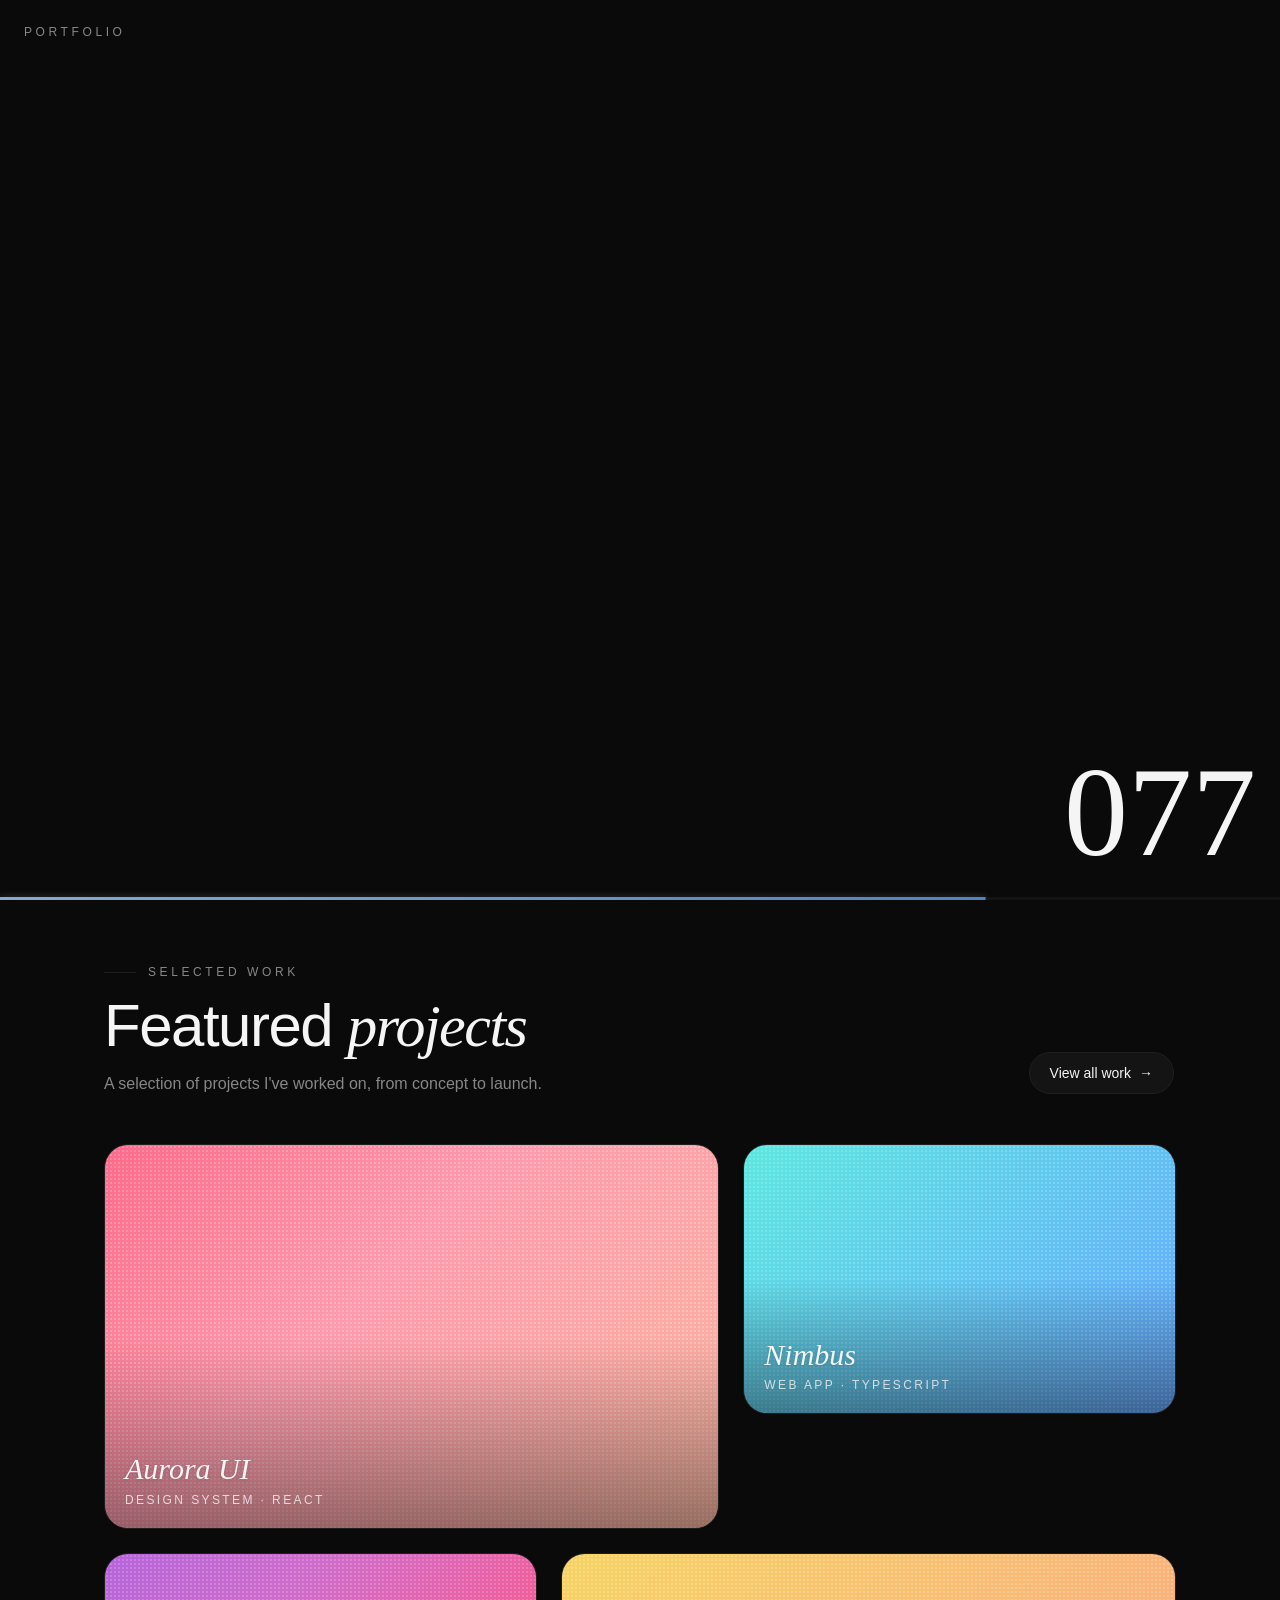
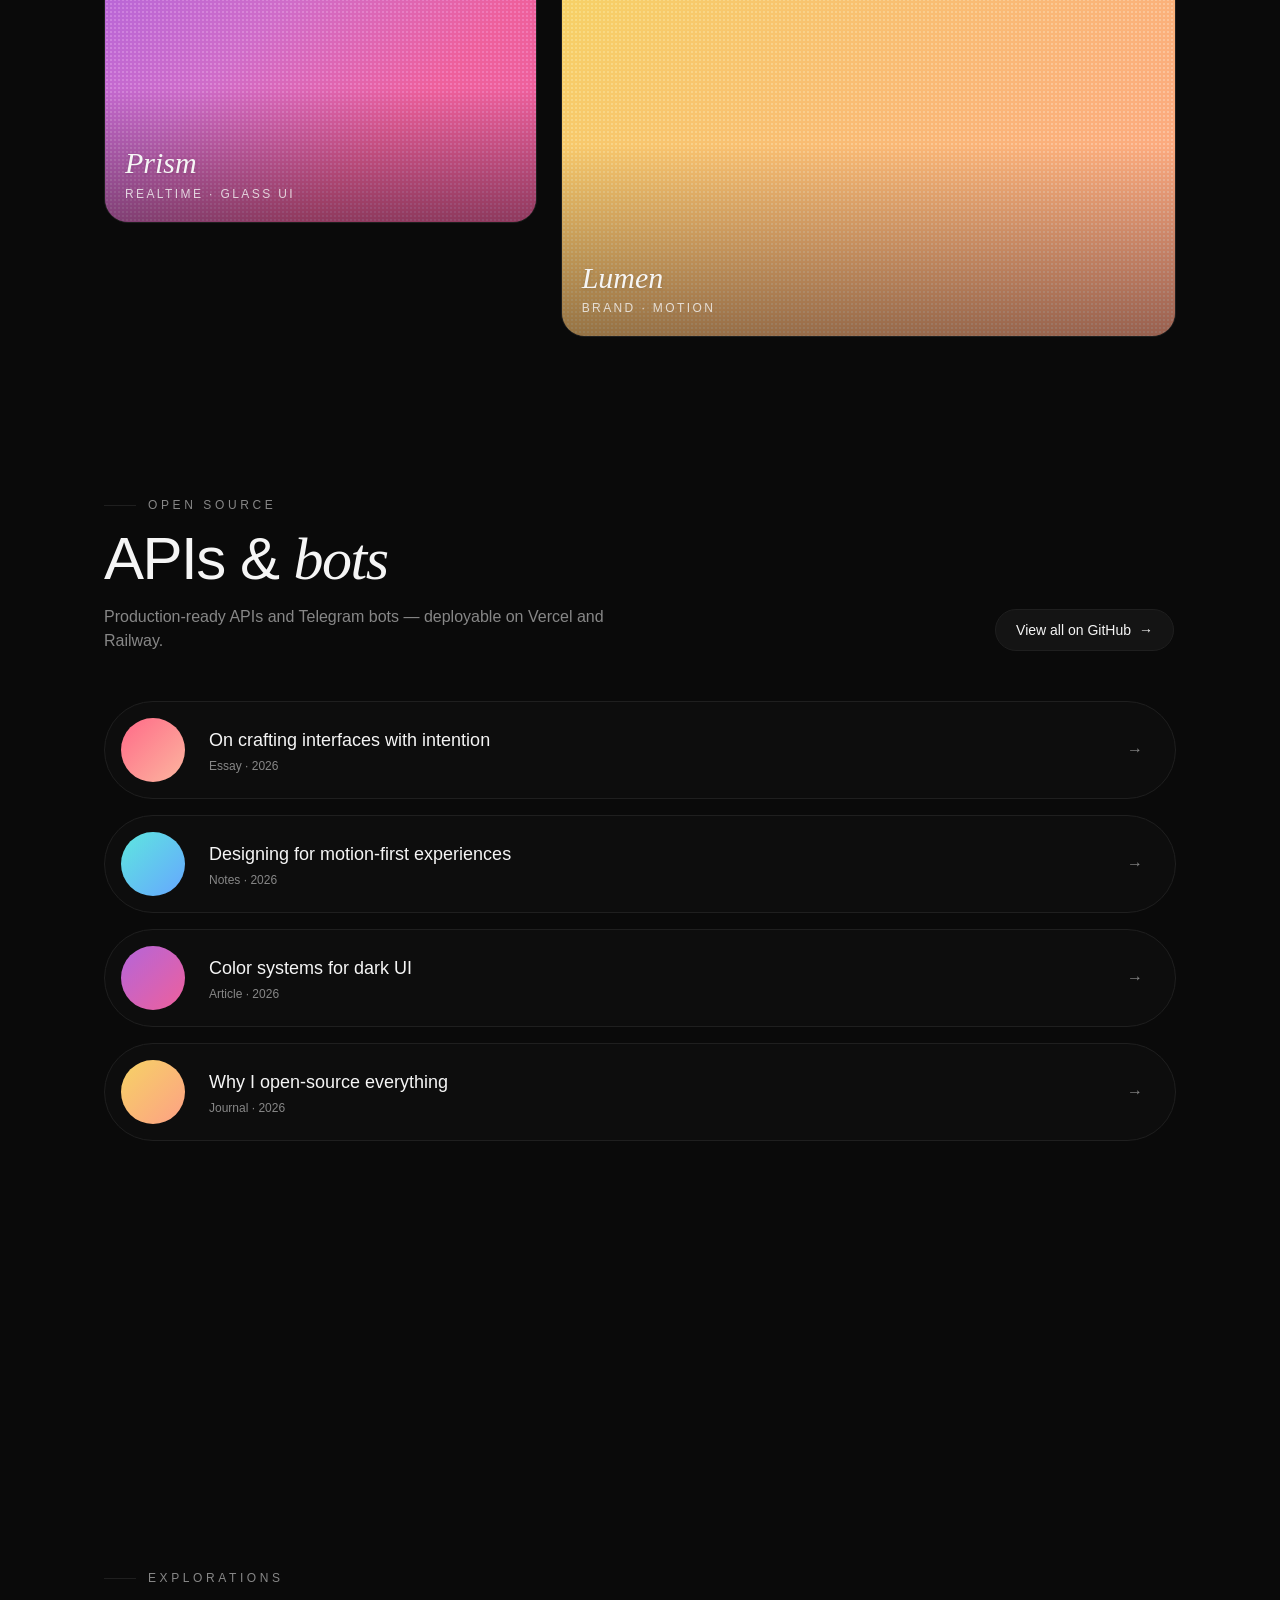
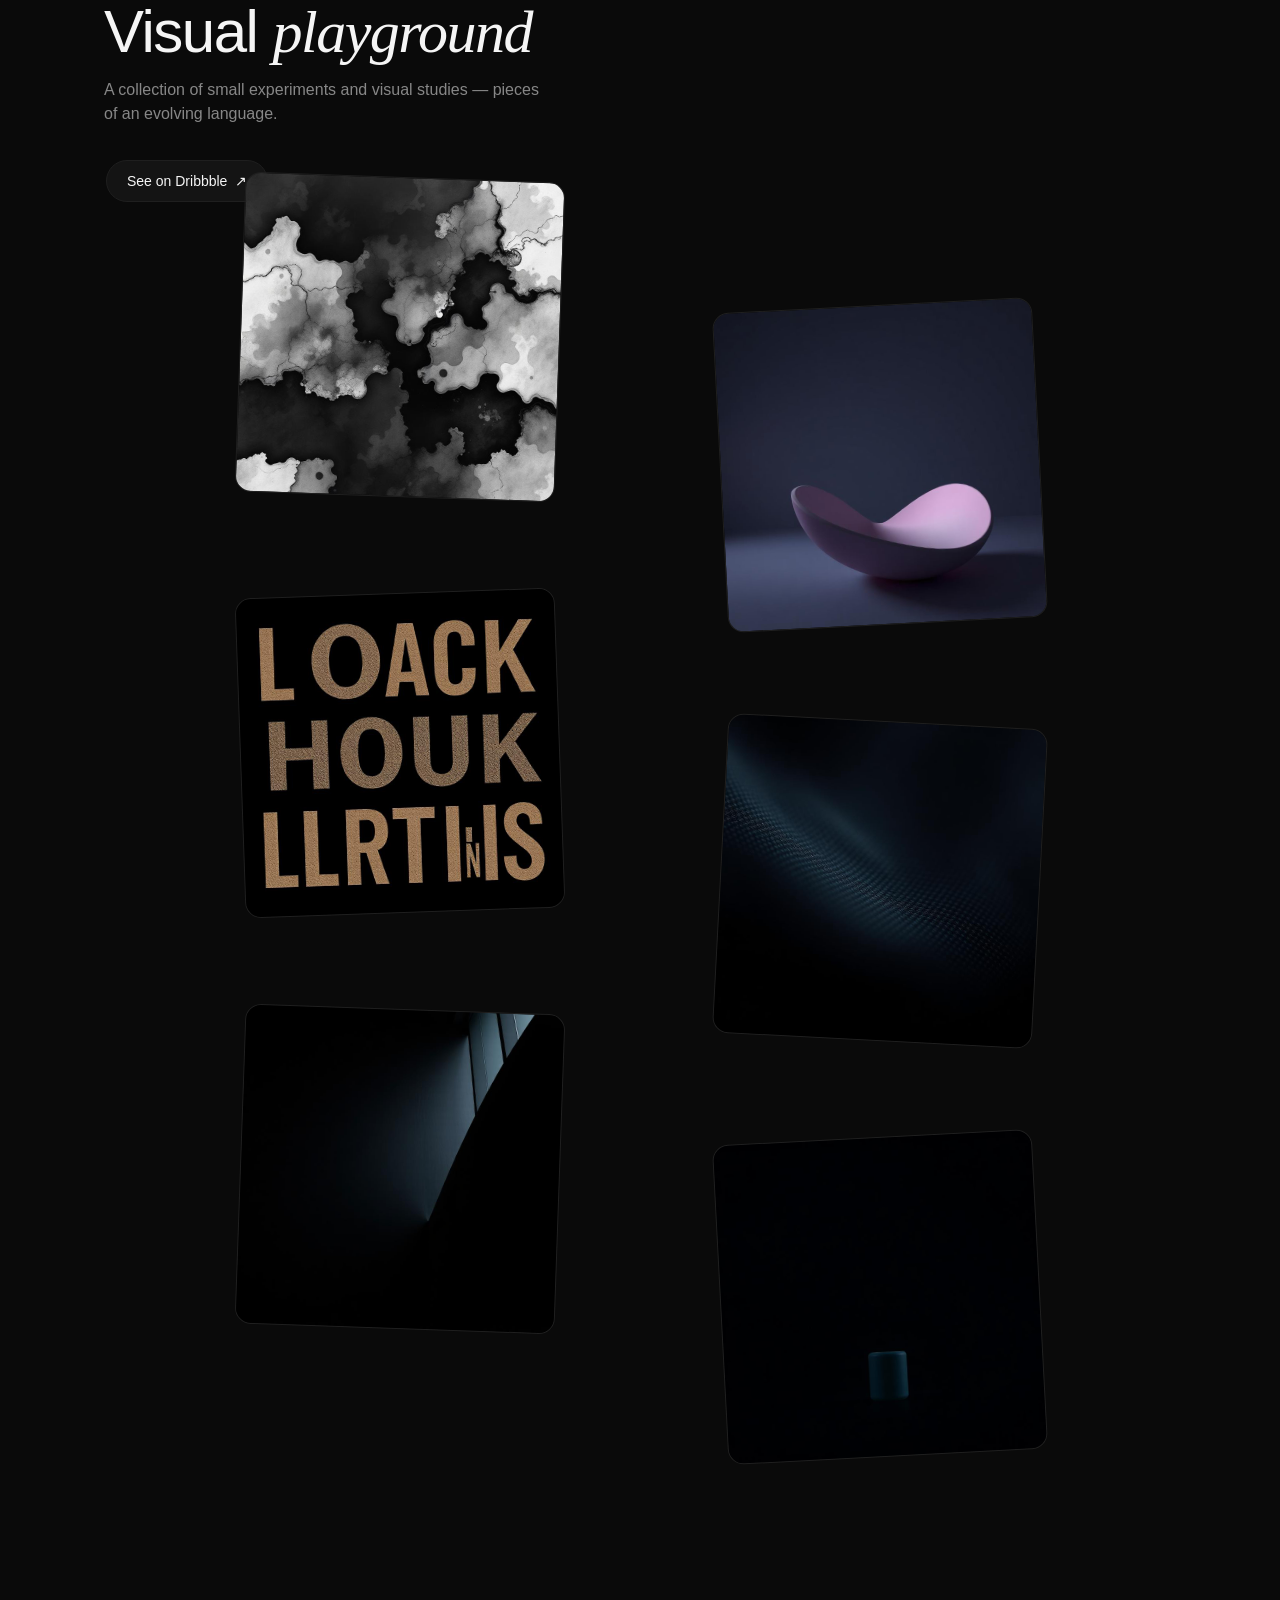
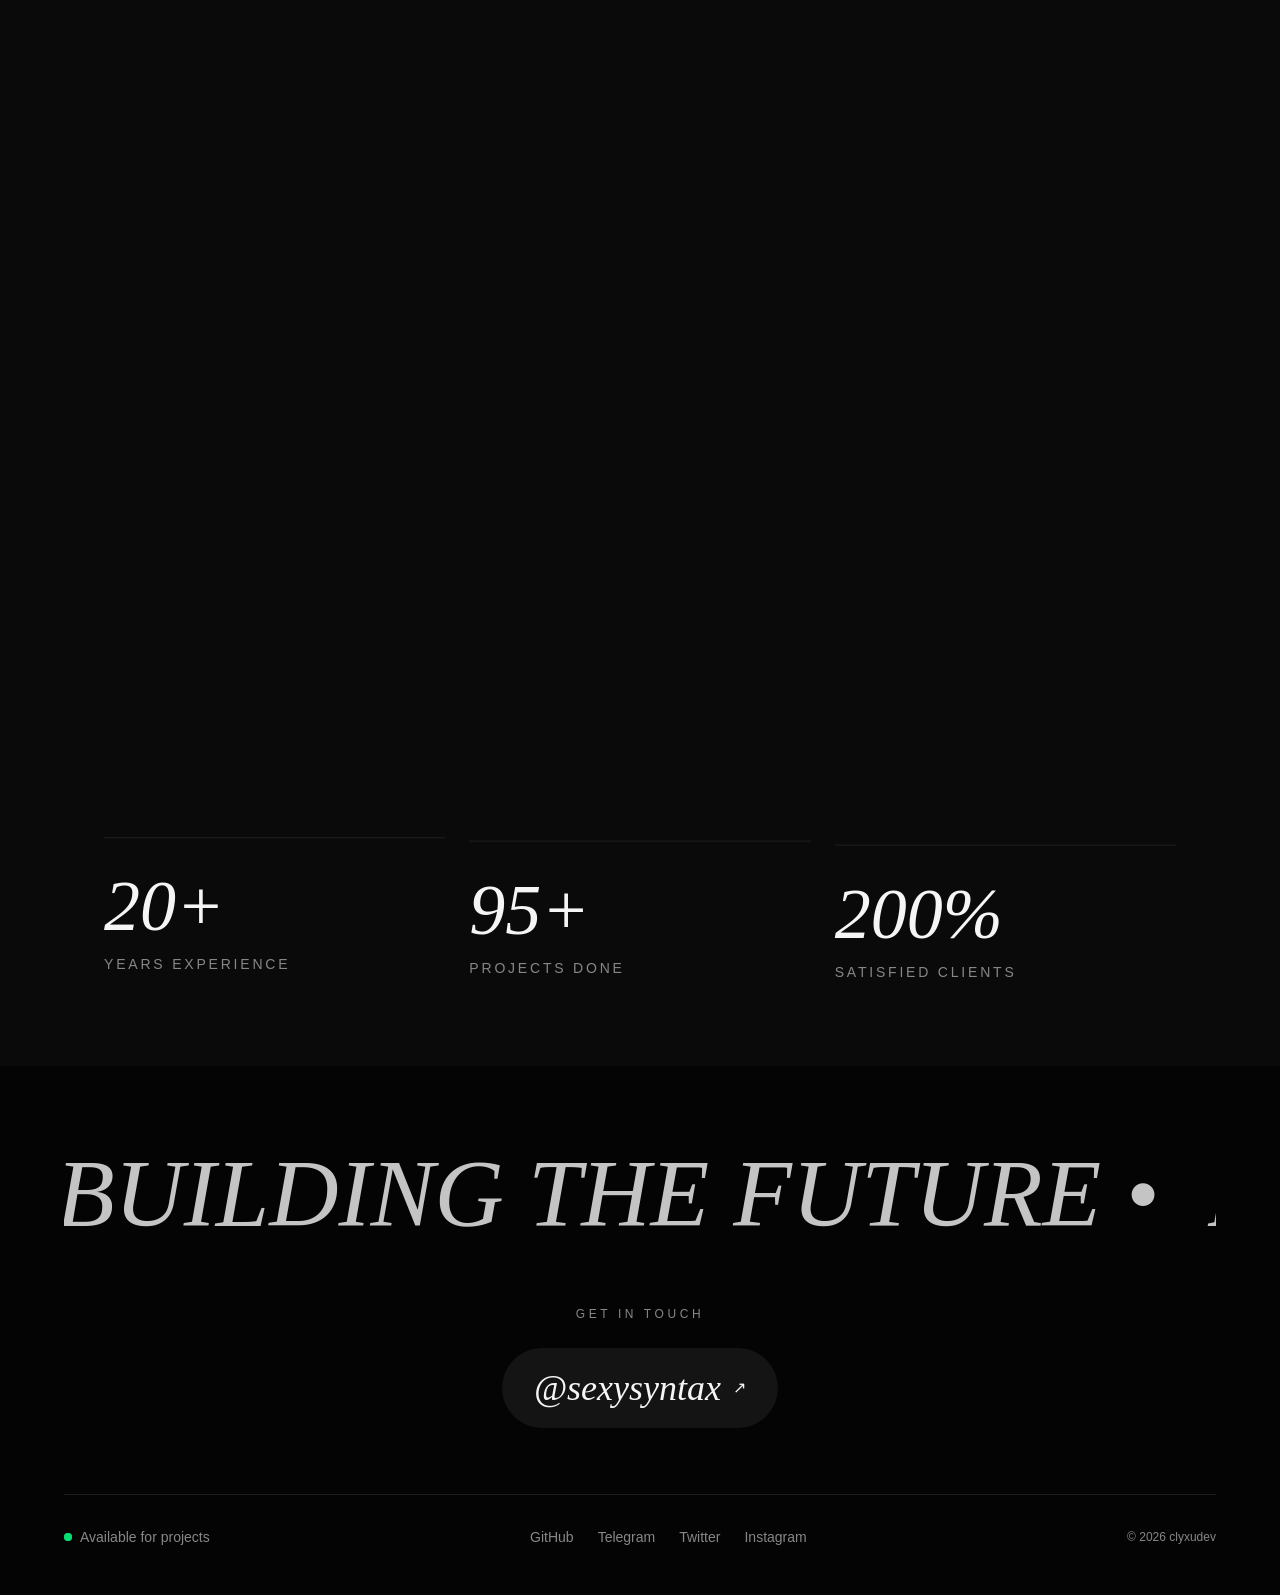
<file: index.html>
<!doctype html>
<html lang="en">
  <head>
    <meta charset="UTF-8" />
    <meta name="viewport" content="width=device-width, initial-scale=1.0" />
    <title>clyxudev - Web Developer & UI/UX Designer</title>
    <meta
      name="description"
      content="Portfolio of clyxudev - web developer and UI/UX designer crafting motion-first interfaces and open-source products."
    />
    <meta name="author" content="clyxudev" />
    <meta property="og:title" content="clyxudev - Web Developer & UI/UX Designer" />
    <meta
      property="og:description"
      content="Crafted web experiences, motion, and open-source design systems."
    />
    <meta property="og:type" content="website" />
    <meta property="og:url" content="https://clyxudev.github.io/" />
    <meta name="twitter:card" content="summary_large_image" />
    <script type="module" crossorigin src="/assets/index-Bpph2SDk.js"></script>
    <link rel="stylesheet" crossorigin href="/assets/index-BYe_Rc0V.css">
  </head>
  <body>
    <div id="root"></div>
  </body>
</html>
</file>
<file: assets/index-BYe_Rc0V.css>
@layer properties{@supports (((-webkit-hyphens:none)) and (not (margin-trim:inline))) or ((-moz-orient:inline) and (not (color:rgb(from red r g b)))){*,:before,:after,::backdrop{--tw-translate-x:0;--tw-translate-y:0;--tw-translate-z:0;--tw-rotate-x:initial;--tw-rotate-y:initial;--tw-rotate-z:initial;--tw-skew-x:initial;--tw-skew-y:initial;--tw-space-y-reverse:0;--tw-space-x-reverse:0;--tw-border-style:solid;--tw-gradient-position:initial;--tw-gradient-from:#0000;--tw-gradient-via:#0000;--tw-gradient-to:#0000;--tw-gradient-stops:initial;--tw-gradient-via-stops:initial;--tw-gradient-from-position:0%;--tw-gradient-via-position:50%;--tw-gradient-to-position:100%;--tw-leading:initial;--tw-font-weight:initial;--tw-tracking:initial;--tw-ordinal:initial;--tw-slashed-zero:initial;--tw-numeric-figure:initial;--tw-numeric-spacing:initial;--tw-numeric-fraction:initial;--tw-shadow:0 0 #0000;--tw-shadow-color:initial;--tw-shadow-alpha:100%;--tw-inset-shadow:0 0 #0000;--tw-inset-shadow-color:initial;--tw-inset-shadow-alpha:100%;--tw-ring-color:initial;--tw-ring-shadow:0 0 #0000;--tw-inset-ring-color:initial;--tw-inset-ring-shadow:0 0 #0000;--tw-ring-inset:initial;--tw-ring-offset-width:0px;--tw-ring-offset-color:#fff;--tw-ring-offset-shadow:0 0 #0000;--tw-outline-style:solid;--tw-blur:initial;--tw-brightness:initial;--tw-contrast:initial;--tw-grayscale:initial;--tw-hue-rotate:initial;--tw-invert:initial;--tw-opacity:initial;--tw-saturate:initial;--tw-sepia:initial;--tw-drop-shadow:initial;--tw-drop-shadow-color:initial;--tw-drop-shadow-alpha:100%;--tw-drop-shadow-size:initial;--tw-backdrop-blur:initial;--tw-backdrop-brightness:initial;--tw-backdrop-contrast:initial;--tw-backdrop-grayscale:initial;--tw-backdrop-hue-rotate:initial;--tw-backdrop-invert:initial;--tw-backdrop-opacity:initial;--tw-backdrop-saturate:initial;--tw-backdrop-sepia:initial;--tw-duration:initial;--tw-ease:initial;--tw-scale-x:1;--tw-scale-y:1;--tw-scale-z:1;--tw-content:"";--tw-animation-delay:0s;--tw-animation-direction:normal;--tw-animation-duration:initial;--tw-animation-fill-mode:none;--tw-animation-iteration-count:1;--tw-enter-blur:0;--tw-enter-opacity:1;--tw-enter-rotate:0;--tw-enter-scale:1;--tw-enter-translate-x:0;--tw-enter-translate-y:0;--tw-exit-blur:0;--tw-exit-opacity:1;--tw-exit-rotate:0;--tw-exit-scale:1;--tw-exit-translate-x:0;--tw-exit-translate-y:0}}}@layer theme{:root,:host{--font-sans:ui-sans-serif, system-ui, sans-serif, "Apple Color Emoji", "Segoe UI Emoji", "Segoe UI Symbol", "Noto Color Emoji";--font-mono:ui-monospace, SFMono-Regular, Menlo, Monaco, Consolas, "Liberation Mono", "Courier New", monospace;--color-green-400:oklch(79.2% .209 151.711);--color-black:#000;--color-white:#fff;--spacing:.25rem;--container-sm:24rem;--container-md:28rem;--container-lg:32rem;--text-xs:.75rem;--text-xs--line-height:calc(1 / .75);--text-sm:.875rem;--text-sm--line-height:calc(1.25 / .875);--text-base:1rem;--text-base--line-height: 1.5 ;--text-lg:1.125rem;--text-lg--line-height:calc(1.75 / 1.125);--text-xl:1.25rem;--text-xl--line-height:calc(1.75 / 1.25);--text-2xl:1.5rem;--text-2xl--line-height:calc(2 / 1.5);--text-3xl:1.875rem;--text-3xl--line-height: 1.2 ;--text-4xl:2.25rem;--text-4xl--line-height:calc(2.5 / 2.25);--text-5xl:3rem;--text-5xl--line-height:1;--text-6xl:3.75rem;--text-6xl--line-height:1;--text-7xl:4.5rem;--text-7xl--line-height:1;--text-8xl:6rem;--text-8xl--line-height:1;--text-9xl:8rem;--text-9xl--line-height:1;--font-weight-normal:400;--font-weight-medium:500;--font-weight-semibold:600;--font-weight-bold:700;--tracking-tight:-.025em;--tracking-widest:.1em;--leading-tight:1.25;--leading-relaxed:1.625;--radius-xl:.75rem;--radius-2xl:1rem;--radius-3xl:1.5rem;--ease-in-out:cubic-bezier(.4, 0, .2, 1);--animate-ping:ping 1s cubic-bezier(0, 0, .2, 1) infinite;--animate-pulse:pulse 2s cubic-bezier(.4, 0, .6, 1) infinite;--blur-md:12px;--blur-lg:16px;--aspect-video:16 / 9;--default-transition-duration:.15s;--default-transition-timing-function:cubic-bezier(.4, 0, .2, 1);--default-font-family:var(--font-sans);--default-mono-font-family:var(--font-mono);--font-body:"Inter", sans-serif;--color-bg:hsl(var(--bg));--color-border:hsl(var(--stroke))}}@layer base{*,:after,:before,::backdrop{box-sizing:border-box;border:0 solid;margin:0;padding:0}::file-selector-button{box-sizing:border-box;border:0 solid;margin:0;padding:0}html,:host{-webkit-text-size-adjust:100%;tab-size:4;line-height:1.5;font-family:var(--default-font-family,ui-sans-serif, system-ui, sans-serif, "Apple Color Emoji", "Segoe UI Emoji", "Segoe UI Symbol", "Noto Color Emoji");font-feature-settings:var(--default-font-feature-settings,normal);font-variation-settings:var(--default-font-variation-settings,normal);-webkit-tap-highlight-color:transparent}hr{height:0;color:inherit;border-top-width:1px}abbr:where([title]){-webkit-text-decoration:underline dotted;text-decoration:underline dotted}h1,h2,h3,h4,h5,h6{font-size:inherit;font-weight:inherit}a{color:inherit;-webkit-text-decoration:inherit;text-decoration:inherit}b,strong{font-weight:bolder}code,kbd,samp,pre{font-family:var(--default-mono-font-family,ui-monospace, SFMono-Regular, Menlo, Monaco, Consolas, "Liberation Mono", "Courier New", monospace);font-feature-settings:var(--default-mono-font-feature-settings,normal);font-variation-settings:var(--default-mono-font-variation-settings,normal);font-size:1em}small{font-size:80%}sub,sup{vertical-align:baseline;font-size:75%;line-height:0;position:relative}sub{bottom:-.25em}sup{top:-.5em}table{text-indent:0;border-color:inherit;border-collapse:collapse}:-moz-focusring{outline:auto}progress{vertical-align:baseline}summary{display:list-item}ol,ul,menu{list-style:none}img,svg,video,canvas,audio,iframe,embed,object{vertical-align:middle;display:block}img,video{max-width:100%;height:auto}button,input,select,optgroup,textarea{font:inherit;font-feature-settings:inherit;font-variation-settings:inherit;letter-spacing:inherit;color:inherit;opacity:1;background-color:#0000;border-radius:0}::file-selector-button{font:inherit;font-feature-settings:inherit;font-variation-settings:inherit;letter-spacing:inherit;color:inherit;opacity:1;background-color:#0000;border-radius:0}:where(select:is([multiple],[size])) optgroup{font-weight:bolder}:where(select:is([multiple],[size])) optgroup option{padding-inline-start:20px}::file-selector-button{margin-inline-end:4px}::placeholder{opacity:1}@supports (not ((-webkit-appearance:-apple-pay-button))) or (contain-intrinsic-size:1px){::placeholder{color:currentColor}@supports (color:color-mix(in lab,red,red)){::placeholder{color:color-mix(in oklab,currentcolor 50%,transparent)}}}textarea{resize:vertical}::-webkit-search-decoration{-webkit-appearance:none}::-webkit-date-and-time-value{min-height:1lh;text-align:inherit}::-webkit-datetime-edit{display:inline-flex}::-webkit-datetime-edit-fields-wrapper{padding:0}::-webkit-datetime-edit{padding-block:0}::-webkit-datetime-edit-year-field{padding-block:0}::-webkit-datetime-edit-month-field{padding-block:0}::-webkit-datetime-edit-day-field{padding-block:0}::-webkit-datetime-edit-hour-field{padding-block:0}::-webkit-datetime-edit-minute-field{padding-block:0}::-webkit-datetime-edit-second-field{padding-block:0}::-webkit-datetime-edit-millisecond-field{padding-block:0}::-webkit-datetime-edit-meridiem-field{padding-block:0}::-webkit-calendar-picker-indicator{line-height:1}:-moz-ui-invalid{box-shadow:none}button,input:where([type=button],[type=reset],[type=submit]){appearance:button}::file-selector-button{appearance:button}::-webkit-inner-spin-button{height:auto}::-webkit-outer-spin-button{height:auto}[hidden]:where(:not([hidden=until-found])){display:none!important}*{border-color:hsl(var(--stroke))}html{scroll-behavior:smooth}body{background-color:hsl(var(--bg));color:hsl(var(--text));font-family:var(--font-body);-webkit-font-smoothing:antialiased}}@layer components;@layer utilities{.pointer-events-auto{pointer-events:auto}.pointer-events-none{pointer-events:none}.invisible{visibility:hidden}.sr-only{clip-path:inset(50%);white-space:nowrap;border-width:0;width:1px;height:1px;margin:-1px;padding:0;position:absolute;overflow:hidden}.absolute{position:absolute}.fixed{position:fixed}.relative{position:relative}.inset-0{inset:calc(var(--spacing) * 0)}.inset-\[1\.5px\]{inset:1.5px}.inset-x-0{inset-inline:calc(var(--spacing) * 0)}.inset-y-0{inset-block:calc(var(--spacing) * 0)}.-top-12{top:calc(var(--spacing) * -12)}.top-0{top:calc(var(--spacing) * 0)}.top-1\.5{top:calc(var(--spacing) * 1.5)}.top-1\/2{top:50%}.top-3\.5{top:calc(var(--spacing) * 3.5)}.top-4{top:calc(var(--spacing) * 4)}.top-6{top:calc(var(--spacing) * 6)}.top-\[1px\]{top:1px}.top-\[50\%\]{top:50%}.top-\[60\%\]{top:60%}.top-full{top:100%}.-right-12{right:calc(var(--spacing) * -12)}.right-0{right:calc(var(--spacing) * 0)}.right-1{right:calc(var(--spacing) * 1)}.right-2{right:calc(var(--spacing) * 2)}.right-3{right:calc(var(--spacing) * 3)}.right-4{right:calc(var(--spacing) * 4)}.right-5{right:calc(var(--spacing) * 5)}.right-6{right:calc(var(--spacing) * 6)}.-bottom-12{bottom:calc(var(--spacing) * -12)}.bottom-0{bottom:calc(var(--spacing) * 0)}.bottom-5{bottom:calc(var(--spacing) * 5)}.bottom-6{bottom:calc(var(--spacing) * 6)}.bottom-8{bottom:calc(var(--spacing) * 8)}.-left-12{left:calc(var(--spacing) * -12)}.left-0{left:calc(var(--spacing) * 0)}.left-1\/2{left:50%}.left-2{left:calc(var(--spacing) * 2)}.left-5{left:calc(var(--spacing) * 5)}.left-6{left:calc(var(--spacing) * 6)}.left-\[50\%\]{left:50%}.z-10{z-index:10}.z-20{z-index:20}.z-50{z-index:50}.z-\[1\]{z-index:1}.z-\[100\]{z-index:100}.z-\[9999\]{z-index:9999}.-mx-1{margin-inline:calc(var(--spacing) * -1)}.mx-1{margin-inline:calc(var(--spacing) * 1)}.mx-2{margin-inline:calc(var(--spacing) * 2)}.mx-3\.5{margin-inline:calc(var(--spacing) * 3.5)}.mx-auto{margin-inline:auto}.my-0\.5{margin-block:calc(var(--spacing) * .5)}.my-1{margin-block:calc(var(--spacing) * 1)}.-mt-4{margin-top:calc(var(--spacing) * -4)}.mt-1{margin-top:calc(var(--spacing) * 1)}.mt-1\.5{margin-top:calc(var(--spacing) * 1.5)}.mt-2{margin-top:calc(var(--spacing) * 2)}.mt-3{margin-top:calc(var(--spacing) * 3)}.mt-4{margin-top:calc(var(--spacing) * 4)}.mt-6{margin-top:calc(var(--spacing) * 6)}.mt-8{margin-top:calc(var(--spacing) * 8)}.mt-24{margin-top:calc(var(--spacing) * 24)}.mt-auto{margin-top:auto}.mr-2{margin-right:calc(var(--spacing) * 2)}.mb-1{margin-bottom:calc(var(--spacing) * 1)}.mb-4{margin-bottom:calc(var(--spacing) * 4)}.mb-6{margin-bottom:calc(var(--spacing) * 6)}.mb-8{margin-bottom:calc(var(--spacing) * 8)}.mb-12{margin-bottom:calc(var(--spacing) * 12)}.mb-16{margin-bottom:calc(var(--spacing) * 16)}.-ml-4{margin-left:calc(var(--spacing) * -4)}.ml-1{margin-left:calc(var(--spacing) * 1)}.ml-auto{margin-left:auto}.block{display:block}.flex{display:flex}.grid{display:grid}.hidden{display:none}.inline-block{display:inline-block}.inline-flex{display:inline-flex}.table{display:table}.aspect-\[16\/10\]{aspect-ratio:16/10}.aspect-square{aspect-ratio:1}.aspect-video{aspect-ratio:var(--aspect-video)}.size-\(--cell-size\){width:var(--cell-size);height:var(--cell-size)}.size-4{width:calc(var(--spacing) * 4);height:calc(var(--spacing) * 4)}.h-\(--cell-size\){height:var(--cell-size)}.h-1\.5{height:calc(var(--spacing) * 1.5)}.h-2{height:calc(var(--spacing) * 2)}.h-2\.5{height:calc(var(--spacing) * 2.5)}.h-3{height:calc(var(--spacing) * 3)}.h-3\.5{height:calc(var(--spacing) * 3.5)}.h-4{height:calc(var(--spacing) * 4)}.h-5{height:calc(var(--spacing) * 5)}.h-7{height:calc(var(--spacing) * 7)}.h-8{height:calc(var(--spacing) * 8)}.h-9{height:calc(var(--spacing) * 9)}.h-10{height:calc(var(--spacing) * 10)}.h-12{height:calc(var(--spacing) * 12)}.h-16{height:calc(var(--spacing) * 16)}.h-48{height:calc(var(--spacing) * 48)}.h-\[1px\]{height:1px}.h-\[3px\]{height:3px}.h-\[var\(--radix-navigation-menu-viewport-height\)\]{height:var(--radix-navigation-menu-viewport-height)}.h-\[var\(--radix-select-trigger-height\)\]{height:var(--radix-select-trigger-height)}.h-auto{height:auto}.h-full{height:100%}.h-px{height:1px}.h-screen{height:100vh}.h-svh{height:100svh}.max-h-\(--radix-context-menu-content-available-height\){max-height:var(--radix-context-menu-content-available-height)}.max-h-\(--radix-select-content-available-height\){max-height:var(--radix-select-content-available-height)}.max-h-\[300px\]{max-height:300px}.max-h-\[var\(--radix-dropdown-menu-content-available-height\)\]{max-height:var(--radix-dropdown-menu-content-available-height)}.max-h-full{max-height:100%}.min-h-0{min-height:calc(var(--spacing) * 0)}.min-h-\[60px\]{min-height:60px}.min-h-\[300vh\]{min-height:300vh}.min-h-full{min-height:100%}.min-h-screen{min-height:100vh}.min-h-svh{min-height:100svh}.w-\(--cell-size\){width:var(--cell-size)}.w-\(--sidebar-width\){width:var(--sidebar-width)}.w-0{width:calc(var(--spacing) * 0)}.w-1{width:calc(var(--spacing) * 1)}.w-2{width:calc(var(--spacing) * 2)}.w-2\.5{width:calc(var(--spacing) * 2.5)}.w-3{width:calc(var(--spacing) * 3)}.w-3\.5{width:calc(var(--spacing) * 3.5)}.w-3\/4{width:75%}.w-4{width:calc(var(--spacing) * 4)}.w-5{width:calc(var(--spacing) * 5)}.w-7{width:calc(var(--spacing) * 7)}.w-8{width:calc(var(--spacing) * 8)}.w-9{width:calc(var(--spacing) * 9)}.w-10{width:calc(var(--spacing) * 10)}.w-16{width:calc(var(--spacing) * 16)}.w-64{width:calc(var(--spacing) * 64)}.w-72{width:calc(var(--spacing) * 72)}.w-\[1px\]{width:1px}.w-\[100px\]{width:100px}.w-auto{width:auto}.w-fit{width:fit-content}.w-full{width:100%}.w-max{width:max-content}.w-px{width:1px}.max-w-\(--skeleton-width\){max-width:var(--skeleton-width)}.max-w-\[320px\]{max-width:320px}.max-w-\[1200px\]{max-width:1200px}.max-w-\[1400px\]{max-width:1400px}.max-w-full{max-width:100%}.max-w-lg{max-width:var(--container-lg)}.max-w-max{max-width:max-content}.max-w-md{max-width:var(--container-md)}.min-w-\(--cell-size\){min-width:var(--cell-size)}.min-w-0{min-width:calc(var(--spacing) * 0)}.min-w-5{min-width:calc(var(--spacing) * 5)}.min-w-8{min-width:calc(var(--spacing) * 8)}.min-w-9{min-width:calc(var(--spacing) * 9)}.min-w-10{min-width:calc(var(--spacing) * 10)}.min-w-\[8rem\]{min-width:8rem}.min-w-\[12rem\]{min-width:12rem}.min-w-\[var\(--radix-select-trigger-width\)\]{min-width:var(--radix-select-trigger-width)}.min-w-full{min-width:100%}.flex-1{flex:1}.flex-shrink-0,.shrink-0{flex-shrink:0}.grow{flex-grow:1}.grow-0{flex-grow:0}.basis-full{flex-basis:100%}.caption-bottom{caption-side:bottom}.border-collapse{border-collapse:collapse}.origin-\(--radix-context-menu-content-transform-origin\){transform-origin:var(--radix-context-menu-content-transform-origin)}.origin-\(--radix-dropdown-menu-content-transform-origin\){transform-origin:var(--radix-dropdown-menu-content-transform-origin)}.origin-\(--radix-hover-card-content-transform-origin\){transform-origin:var(--radix-hover-card-content-transform-origin)}.origin-\(--radix-menubar-content-transform-origin\){transform-origin:var(--radix-menubar-content-transform-origin)}.origin-\(--radix-popover-content-transform-origin\){transform-origin:var(--radix-popover-content-transform-origin)}.origin-\(--radix-select-content-transform-origin\){transform-origin:var(--radix-select-content-transform-origin)}.origin-\(--radix-tooltip-content-transform-origin\){transform-origin:var(--radix-tooltip-content-transform-origin)}.origin-left{transform-origin:0}.-translate-x-1\/2{--tw-translate-x: -50% ;translate:var(--tw-translate-x) var(--tw-translate-y)}.-translate-x-px{--tw-translate-x:-1px;translate:var(--tw-translate-x) var(--tw-translate-y)}.translate-x-\[-50\%\]{--tw-translate-x:-50%;translate:var(--tw-translate-x) var(--tw-translate-y)}.translate-x-px{--tw-translate-x:1px;translate:var(--tw-translate-x) var(--tw-translate-y)}.-translate-y-1\/2{--tw-translate-y: -50% ;translate:var(--tw-translate-x) var(--tw-translate-y)}.translate-y-\[-50\%\]{--tw-translate-y:-50%;translate:var(--tw-translate-x) var(--tw-translate-y)}.rotate-45{rotate:45deg}.rotate-90{rotate:90deg}.transform{transform:var(--tw-rotate-x,) var(--tw-rotate-y,) var(--tw-rotate-z,) var(--tw-skew-x,) var(--tw-skew-y,)}.animate-caret-blink{animation:1.25s ease-out infinite caret-blink}.animate-in{animation:enter var(--tw-animation-duration,var(--tw-duration,.15s))var(--tw-ease,ease)var(--tw-animation-delay,0s)var(--tw-animation-iteration-count,1)var(--tw-animation-direction,normal)var(--tw-animation-fill-mode,none)}.animate-ping{animation:var(--animate-ping)}.animate-pulse{animation:var(--animate-pulse)}.animate-role-fade-in{animation:.4s ease-out role-fade-in}.animate-scroll-down{animation:1.5s ease-in-out infinite scroll-down}.cursor-default{cursor:default}.cursor-pointer{cursor:pointer}.cursor-zoom-out{cursor:zoom-out}.touch-none{touch-action:none}.list-none{list-style-type:none}.grid-cols-1{grid-template-columns:repeat(1,minmax(0,1fr))}.grid-cols-2{grid-template-columns:repeat(2,minmax(0,1fr))}.flex-col{flex-direction:column}.flex-col-reverse{flex-direction:column-reverse}.flex-row{flex-direction:row}.flex-wrap{flex-wrap:wrap}.place-content-center{place-content:center}.items-center{align-items:center}.items-end{align-items:flex-end}.items-start{align-items:flex-start}.items-stretch{align-items:stretch}.justify-between{justify-content:space-between}.justify-center{justify-content:center}.gap-1{gap:calc(var(--spacing) * 1)}.gap-1\.5{gap:calc(var(--spacing) * 1.5)}.gap-2{gap:calc(var(--spacing) * 2)}.gap-3{gap:calc(var(--spacing) * 3)}.gap-4{gap:calc(var(--spacing) * 4)}.gap-5{gap:calc(var(--spacing) * 5)}.gap-6{gap:calc(var(--spacing) * 6)}.gap-10{gap:calc(var(--spacing) * 10)}.gap-12{gap:calc(var(--spacing) * 12)}:where(.space-y-1\.5>:not(:last-child)){--tw-space-y-reverse:0;margin-block-start:calc(calc(var(--spacing) * 1.5) * var(--tw-space-y-reverse));margin-block-end:calc(calc(var(--spacing) * 1.5) * calc(1 - var(--tw-space-y-reverse)))}:where(.space-y-2>:not(:last-child)){--tw-space-y-reverse:0;margin-block-start:calc(calc(var(--spacing) * 2) * var(--tw-space-y-reverse));margin-block-end:calc(calc(var(--spacing) * 2) * calc(1 - var(--tw-space-y-reverse)))}:where(.space-y-4>:not(:last-child)){--tw-space-y-reverse:0;margin-block-start:calc(calc(var(--spacing) * 4) * var(--tw-space-y-reverse));margin-block-end:calc(calc(var(--spacing) * 4) * calc(1 - var(--tw-space-y-reverse)))}:where(.space-x-1>:not(:last-child)){--tw-space-x-reverse:0;margin-inline-start:calc(calc(var(--spacing) * 1) * var(--tw-space-x-reverse));margin-inline-end:calc(calc(var(--spacing) * 1) * calc(1 - var(--tw-space-x-reverse)))}.truncate{text-overflow:ellipsis;white-space:nowrap;overflow:hidden}.overflow-auto{overflow:auto}.overflow-hidden{overflow:hidden}.overflow-x-hidden{overflow-x:hidden}.overflow-y-auto{overflow-y:auto}.rounded-2xl{border-radius:var(--radius-2xl)}.rounded-3xl{border-radius:var(--radius-3xl)}.rounded-\[2px\]{border-radius:2px}.rounded-\[40px\]{border-radius:40px}.rounded-\[inherit\]{border-radius:inherit}.rounded-full{border-radius:3.40282e38px}.rounded-lg{border-radius:1rem}.rounded-md{border-radius:.625rem}.rounded-none{border-radius:0}.rounded-sm{border-radius:.375rem}.rounded-xl{border-radius:var(--radius-xl)}.rounded-t-\[10px\]{border-top-left-radius:10px;border-top-right-radius:10px}.rounded-l-md{border-top-left-radius:.625rem;border-bottom-left-radius:.625rem}.rounded-tl-sm{border-top-left-radius:.375rem}.rounded-r-md{border-top-right-radius:.625rem;border-bottom-right-radius:.625rem}.border{border-style:var(--tw-border-style);border-width:1px}.border-2{border-style:var(--tw-border-style);border-width:2px}.border-\[1\.5px\]{border-style:var(--tw-border-style);border-width:1.5px}.border-y{border-block-style:var(--tw-border-style);border-block-width:1px}.border-t{border-top-style:var(--tw-border-style);border-top-width:1px}.border-r{border-right-style:var(--tw-border-style);border-right-width:1px}.border-b{border-bottom-style:var(--tw-border-style);border-bottom-width:1px}.border-l{border-left-style:var(--tw-border-style);border-left-width:1px}.border-dashed{--tw-border-style:dashed;border-style:dashed}.border-\(--color-border\){border-color:var(--color-border)}.border-border\/50{border-color:hsl(var(--stroke))}@supports (color:color-mix(in lab,red,red)){.border-border\/50{border-color:color-mix(in oklab,hsl(var(--stroke)) 50%,transparent)}}.border-destructive\/50{border-color:#e4001480;border-color:oklab(57.7% .217662 .112464/.5)}.border-input{border-color:hsl(var(--stroke))}.border-primary,.border-primary\/50{border-color:hsl(var(--text))}@supports (color:color-mix(in lab,red,red)){.border-primary\/50{border-color:color-mix(in oklab,hsl(var(--text)) 50%,transparent)}}.border-stroke{border-color:hsl(var(--stroke))}.border-transparent{border-color:#0000}.border-white\/10{border-color:#ffffff1a}@supports (color:color-mix(in lab,red,red)){.border-white\/10{border-color:color-mix(in oklab,var(--color-white) 10%,transparent)}}.border-t-transparent{border-top-color:#0000}.border-l-transparent{border-left-color:#0000}.bg-\(--color-bg\){background-color:var(--color-bg)}.bg-accent{background-color:hsl(var(--accent))}.bg-background,.bg-bg,.bg-bg\/70{background-color:hsl(var(--bg))}@supports (color:color-mix(in lab,red,red)){.bg-bg\/70{background-color:color-mix(in oklab,hsl(var(--bg)) 70%,transparent)}}.bg-black\/20{background-color:#0003}@supports (color:color-mix(in lab,red,red)){.bg-black\/20{background-color:color-mix(in oklab,var(--color-black) 20%,transparent)}}.bg-black\/60{background-color:#0009}@supports (color:color-mix(in lab,red,red)){.bg-black\/60{background-color:color-mix(in oklab,var(--color-black) 60%,transparent)}}.bg-black\/80{background-color:#000c}@supports (color:color-mix(in lab,red,red)){.bg-black\/80{background-color:color-mix(in oklab,var(--color-black) 80%,transparent)}}.bg-black\/90{background-color:#000000e6}@supports (color:color-mix(in lab,red,red)){.bg-black\/90{background-color:color-mix(in oklab,var(--color-black) 90%,transparent)}}.bg-border{background-color:hsl(var(--stroke))}.bg-card{background-color:hsl(var(--surface))}.bg-destructive{background-color:#e40014;background-color:oklch(57.7% .245 27.325)}.bg-foreground{background-color:hsl(var(--text))}.bg-green-400{background-color:var(--color-green-400)}.bg-muted,.bg-muted\/50{background-color:hsl(var(--muted))}@supports (color:color-mix(in lab,red,red)){.bg-muted\/50{background-color:color-mix(in oklab,hsl(var(--muted)) 50%,transparent)}}.bg-popover{background-color:hsl(var(--surface))}.bg-primary,.bg-primary\/10{background-color:hsl(var(--text))}@supports (color:color-mix(in lab,red,red)){.bg-primary\/10{background-color:color-mix(in oklab,hsl(var(--text)) 10%,transparent)}}.bg-primary\/20{background-color:hsl(var(--text))}@supports (color:color-mix(in lab,red,red)){.bg-primary\/20{background-color:color-mix(in oklab,hsl(var(--text)) 20%,transparent)}}.bg-secondary{background-color:hsl(var(--surface))}.bg-stroke,.bg-stroke\/50{background-color:hsl(var(--stroke))}@supports (color:color-mix(in lab,red,red)){.bg-stroke\/50{background-color:color-mix(in oklab,hsl(var(--stroke)) 50%,transparent)}}.bg-surface,.bg-surface\/30{background-color:hsl(var(--surface))}@supports (color:color-mix(in lab,red,red)){.bg-surface\/30{background-color:color-mix(in oklab,hsl(var(--surface)) 30%,transparent)}}.bg-surface\/80{background-color:hsl(var(--surface))}@supports (color:color-mix(in lab,red,red)){.bg-surface\/80{background-color:color-mix(in oklab,hsl(var(--surface)) 80%,transparent)}}.bg-text-primary{background-color:hsl(var(--text))}.bg-transparent{background-color:#0000}.bg-white{background-color:var(--color-white)}.bg-gradient-to-t{--tw-gradient-position:to top in oklab;background-image:linear-gradient(var(--tw-gradient-stops))}.from-bg{--tw-gradient-from:hsl(var(--bg));--tw-gradient-stops:var(--tw-gradient-via-stops,var(--tw-gradient-position), var(--tw-gradient-from) var(--tw-gradient-from-position), var(--tw-gradient-to) var(--tw-gradient-to-position))}.from-black\/40{--tw-gradient-from:#0006}@supports (color:color-mix(in lab,red,red)){.from-black\/40{--tw-gradient-from:color-mix(in oklab, var(--color-black) 40%, transparent)}}.from-black\/40{--tw-gradient-stops:var(--tw-gradient-via-stops,var(--tw-gradient-position), var(--tw-gradient-from) var(--tw-gradient-from-position), var(--tw-gradient-to) var(--tw-gradient-to-position))}.via-transparent{--tw-gradient-via:transparent;--tw-gradient-via-stops:var(--tw-gradient-position), var(--tw-gradient-from) var(--tw-gradient-from-position), var(--tw-gradient-via) var(--tw-gradient-via-position), var(--tw-gradient-to) var(--tw-gradient-to-position);--tw-gradient-stops:var(--tw-gradient-via-stops)}.to-transparent{--tw-gradient-to:transparent;--tw-gradient-stops:var(--tw-gradient-via-stops,var(--tw-gradient-position), var(--tw-gradient-from) var(--tw-gradient-from-position), var(--tw-gradient-to) var(--tw-gradient-to-position))}.fill-current{fill:currentColor}.fill-primary{fill:hsl(var(--text))}.object-cover{object-fit:cover}.p-0{padding:calc(var(--spacing) * 0)}.p-1{padding:calc(var(--spacing) * 1)}.p-2{padding:calc(var(--spacing) * 2)}.p-3{padding:calc(var(--spacing) * 3)}.p-4{padding:calc(var(--spacing) * 4)}.p-6{padding:calc(var(--spacing) * 6)}.p-\[1\.5px\]{padding:1.5px}.p-\[1px\]{padding:1px}.p-\[2px\]{padding:2px}.px-\(--cell-size\){padding-inline:var(--cell-size)}.px-1{padding-inline:calc(var(--spacing) * 1)}.px-1\.5{padding-inline:calc(var(--spacing) * 1.5)}.px-2{padding-inline:calc(var(--spacing) * 2)}.px-2\.5{padding-inline:calc(var(--spacing) * 2.5)}.px-3{padding-inline:calc(var(--spacing) * 3)}.px-4{padding-inline:calc(var(--spacing) * 4)}.px-5{padding-inline:calc(var(--spacing) * 5)}.px-6{padding-inline:calc(var(--spacing) * 6)}.px-7{padding-inline:calc(var(--spacing) * 7)}.px-8{padding-inline:calc(var(--spacing) * 8)}.py-0\.5{padding-block:calc(var(--spacing) * .5)}.py-1{padding-block:calc(var(--spacing) * 1)}.py-1\.5{padding-block:calc(var(--spacing) * 1.5)}.py-2{padding-block:calc(var(--spacing) * 2)}.py-2\.5{padding-block:calc(var(--spacing) * 2.5)}.py-3{padding-block:calc(var(--spacing) * 3)}.py-3\.5{padding-block:calc(var(--spacing) * 3.5)}.py-4{padding-block:calc(var(--spacing) * 4)}.py-5{padding-block:calc(var(--spacing) * 5)}.py-6{padding-block:calc(var(--spacing) * 6)}.py-12{padding-block:calc(var(--spacing) * 12)}.py-16{padding-block:calc(var(--spacing) * 16)}.pt-0{padding-top:calc(var(--spacing) * 0)}.pt-3{padding-top:calc(var(--spacing) * 3)}.pt-4{padding-top:calc(var(--spacing) * 4)}.pt-8{padding-top:calc(var(--spacing) * 8)}.pt-16{padding-top:calc(var(--spacing) * 16)}.pt-32{padding-top:calc(var(--spacing) * 32)}.pt-\[60vh\]{padding-top:60vh}.pr-1{padding-right:calc(var(--spacing) * 1)}.pr-2{padding-right:calc(var(--spacing) * 2)}.pr-2\.5{padding-right:calc(var(--spacing) * 2.5)}.pr-4{padding-right:calc(var(--spacing) * 4)}.pr-8{padding-right:calc(var(--spacing) * 8)}.pb-3{padding-bottom:calc(var(--spacing) * 3)}.pb-4{padding-bottom:calc(var(--spacing) * 4)}.pb-8{padding-bottom:calc(var(--spacing) * 8)}.pl-2{padding-left:calc(var(--spacing) * 2)}.pl-2\.5{padding-left:calc(var(--spacing) * 2.5)}.pl-4{padding-left:calc(var(--spacing) * 4)}.pl-8{padding-left:calc(var(--spacing) * 8)}.text-center{text-align:center}.text-left{text-align:left}.align-middle{vertical-align:middle}.font-body{font-family:Inter,sans-serif}.font-display{font-family:Instrument Serif,serif}.font-mono{font-family:var(--font-mono)}.text-2xl{font-size:var(--text-2xl);line-height:var(--tw-leading,var(--text-2xl--line-height))}.text-4xl{font-size:var(--text-4xl);line-height:var(--tw-leading,var(--text-4xl--line-height))}.text-5xl{font-size:var(--text-5xl);line-height:var(--tw-leading,var(--text-5xl--line-height))}.text-6xl{font-size:var(--text-6xl);line-height:var(--tw-leading,var(--text-6xl--line-height))}.text-7xl{font-size:var(--text-7xl);line-height:var(--tw-leading,var(--text-7xl--line-height))}.text-base{font-size:var(--text-base);line-height:var(--tw-leading,var(--text-base--line-height))}.text-lg{font-size:var(--text-lg);line-height:var(--tw-leading,var(--text-lg--line-height))}.text-sm{font-size:var(--text-sm);line-height:var(--tw-leading,var(--text-sm--line-height))}.text-xl{font-size:var(--text-xl);line-height:var(--tw-leading,var(--text-xl--line-height))}.text-xs{font-size:var(--text-xs);line-height:var(--tw-leading,var(--text-xs--line-height))}.text-\[0\.8rem\]{font-size:.8rem}.text-\[13px\]{font-size:13px}.leading-\[0\.9\]{--tw-leading:.9;line-height:.9}.leading-none{--tw-leading:1;line-height:1}.leading-tight{--tw-leading:var(--leading-tight);line-height:var(--leading-tight)}.font-bold{--tw-font-weight:var(--font-weight-bold);font-weight:var(--font-weight-bold)}.font-medium{--tw-font-weight:var(--font-weight-medium);font-weight:var(--font-weight-medium)}.font-normal{--tw-font-weight:var(--font-weight-normal);font-weight:var(--font-weight-normal)}.font-semibold{--tw-font-weight:var(--font-weight-semibold);font-weight:var(--font-weight-semibold)}.tracking-\[0\.2em\]{--tw-tracking:.2em;letter-spacing:.2em}.tracking-\[0\.3em\]{--tw-tracking:.3em;letter-spacing:.3em}.tracking-tight{--tw-tracking:var(--tracking-tight);letter-spacing:var(--tracking-tight)}.tracking-widest{--tw-tracking:var(--tracking-widest);letter-spacing:var(--tracking-widest)}.break-words{overflow-wrap:break-word}.whitespace-nowrap{white-space:nowrap}.text-accent-foreground,.text-bg{color:hsl(var(--bg))}.text-card-foreground{color:hsl(var(--text))}.text-current{color:currentColor}.text-destructive{color:#e40014;color:oklch(57.7% .245 27.325)}.text-destructive-foreground,.text-foreground{color:hsl(var(--text))}.text-muted,.text-muted-foreground{color:hsl(var(--muted))}.text-popover-foreground,.text-primary{color:hsl(var(--text))}.text-primary-foreground{color:hsl(var(--bg))}.text-secondary-foreground,.text-text-primary,.text-text-primary\/80{color:hsl(var(--text))}@supports (color:color-mix(in lab,red,red)){.text-text-primary\/80{color:color-mix(in oklab,hsl(var(--text)) 80%,transparent)}}.text-text-primary\/90{color:hsl(var(--text))}@supports (color:color-mix(in lab,red,red)){.text-text-primary\/90{color:color-mix(in oklab,hsl(var(--text)) 90%,transparent)}}.uppercase{text-transform:uppercase}.italic{font-style:italic}.not-italic{font-style:normal}.tabular-nums{--tw-numeric-spacing:tabular-nums;font-variant-numeric:var(--tw-ordinal,) var(--tw-slashed-zero,) var(--tw-numeric-figure,) var(--tw-numeric-spacing,) var(--tw-numeric-fraction,)}.underline-offset-4{text-underline-offset:4px}.opacity-0{opacity:0}.opacity-25{opacity:.25}.opacity-50{opacity:.5}.opacity-60{opacity:.6}.opacity-70{opacity:.7}.opacity-75{opacity:.75}.mix-blend-overlay{mix-blend-mode:overlay}.shadow{--tw-shadow:0 1px 3px 0 var(--tw-shadow-color,#0000001a), 0 1px 2px -1px var(--tw-shadow-color,#0000001a);box-shadow:var(--tw-inset-shadow),var(--tw-inset-ring-shadow),var(--tw-ring-offset-shadow),var(--tw-ring-shadow),var(--tw-shadow)}.shadow-\[0_0_0_1px_var\(--sidebar-border\)\]{--tw-shadow:0 0 0 1px var(--tw-shadow-color,var(--sidebar-border));box-shadow:var(--tw-inset-shadow),var(--tw-inset-ring-shadow),var(--tw-ring-offset-shadow),var(--tw-ring-shadow),var(--tw-shadow)}.shadow-lg{--tw-shadow:0 10px 15px -3px var(--tw-shadow-color,#0000001a), 0 4px 6px -4px var(--tw-shadow-color,#0000001a);box-shadow:var(--tw-inset-shadow),var(--tw-inset-ring-shadow),var(--tw-ring-offset-shadow),var(--tw-ring-shadow),var(--tw-shadow)}.shadow-md{--tw-shadow:0 4px 6px -1px var(--tw-shadow-color,#0000001a), 0 2px 4px -2px var(--tw-shadow-color,#0000001a);box-shadow:var(--tw-inset-shadow),var(--tw-inset-ring-shadow),var(--tw-ring-offset-shadow),var(--tw-ring-shadow),var(--tw-shadow)}.shadow-none{--tw-shadow:0 0 #0000;box-shadow:var(--tw-inset-shadow),var(--tw-inset-ring-shadow),var(--tw-ring-offset-shadow),var(--tw-ring-shadow),var(--tw-shadow)}.shadow-sm{--tw-shadow:0 1px 3px 0 var(--tw-shadow-color,#0000001a), 0 1px 2px -1px var(--tw-shadow-color,#0000001a);box-shadow:var(--tw-inset-shadow),var(--tw-inset-ring-shadow),var(--tw-ring-offset-shadow),var(--tw-ring-shadow),var(--tw-shadow)}.shadow-xl{--tw-shadow:0 20px 25px -5px var(--tw-shadow-color,#0000001a), 0 8px 10px -6px var(--tw-shadow-color,#0000001a);box-shadow:var(--tw-inset-shadow),var(--tw-inset-ring-shadow),var(--tw-ring-offset-shadow),var(--tw-ring-shadow),var(--tw-shadow)}.shadow-xs{--tw-shadow:0 1px 2px 0 var(--tw-shadow-color,#0000000d);box-shadow:var(--tw-inset-shadow),var(--tw-inset-ring-shadow),var(--tw-ring-offset-shadow),var(--tw-ring-shadow),var(--tw-shadow)}.ring-0{--tw-ring-shadow:var(--tw-ring-inset,) 0 0 0 calc(0px + var(--tw-ring-offset-width)) var(--tw-ring-color,currentcolor);box-shadow:var(--tw-inset-shadow),var(--tw-inset-ring-shadow),var(--tw-ring-offset-shadow),var(--tw-ring-shadow),var(--tw-shadow)}.ring-1{--tw-ring-shadow:var(--tw-ring-inset,) 0 0 0 calc(1px + var(--tw-ring-offset-width)) var(--tw-ring-color,currentcolor);box-shadow:var(--tw-inset-shadow),var(--tw-inset-ring-shadow),var(--tw-ring-offset-shadow),var(--tw-ring-shadow),var(--tw-shadow)}.shadow-black\/30{--tw-shadow-color:#0000004d}@supports (color:color-mix(in lab,red,red)){.shadow-black\/30{--tw-shadow-color:color-mix(in oklab, color-mix(in oklab, var(--color-black) 30%, transparent) var(--tw-shadow-alpha), transparent)}}.ring-ring{--tw-ring-color:hsl(var(--accent))}.ring-offset-background{--tw-ring-offset-color:hsl(var(--bg))}.outline{outline-style:var(--tw-outline-style);outline-width:1px}.drop-shadow{--tw-drop-shadow-size:drop-shadow(0 1px 2px var(--tw-drop-shadow-color,#0000001a)) drop-shadow(0 1px 1px var(--tw-drop-shadow-color,#0000000f));--tw-drop-shadow:drop-shadow(0 1px 2px #0000001a) drop-shadow(0 1px 1px #0000000f);filter:var(--tw-blur,) var(--tw-brightness,) var(--tw-contrast,) var(--tw-grayscale,) var(--tw-hue-rotate,) var(--tw-invert,) var(--tw-saturate,) var(--tw-sepia,) var(--tw-drop-shadow,)}.filter{filter:var(--tw-blur,) var(--tw-brightness,) var(--tw-contrast,) var(--tw-grayscale,) var(--tw-hue-rotate,) var(--tw-invert,) var(--tw-saturate,) var(--tw-sepia,) var(--tw-drop-shadow,)}.backdrop-blur-lg{--tw-backdrop-blur:blur(var(--blur-lg));-webkit-backdrop-filter:var(--tw-backdrop-blur,) var(--tw-backdrop-brightness,) var(--tw-backdrop-contrast,) var(--tw-backdrop-grayscale,) var(--tw-backdrop-hue-rotate,) var(--tw-backdrop-invert,) var(--tw-backdrop-opacity,) var(--tw-backdrop-saturate,) var(--tw-backdrop-sepia,);backdrop-filter:var(--tw-backdrop-blur,) var(--tw-backdrop-brightness,) var(--tw-backdrop-contrast,) var(--tw-backdrop-grayscale,) var(--tw-backdrop-hue-rotate,) var(--tw-backdrop-invert,) var(--tw-backdrop-opacity,) var(--tw-backdrop-saturate,) var(--tw-backdrop-sepia,)}.backdrop-blur-md{--tw-backdrop-blur:blur(var(--blur-md));-webkit-backdrop-filter:var(--tw-backdrop-blur,) var(--tw-backdrop-brightness,) var(--tw-backdrop-contrast,) var(--tw-backdrop-grayscale,) var(--tw-backdrop-hue-rotate,) var(--tw-backdrop-invert,) var(--tw-backdrop-opacity,) var(--tw-backdrop-saturate,) var(--tw-backdrop-sepia,);backdrop-filter:var(--tw-backdrop-blur,) var(--tw-backdrop-brightness,) var(--tw-backdrop-contrast,) var(--tw-backdrop-grayscale,) var(--tw-backdrop-hue-rotate,) var(--tw-backdrop-invert,) var(--tw-backdrop-opacity,) var(--tw-backdrop-saturate,) var(--tw-backdrop-sepia,)}.transition{transition-property:color,background-color,border-color,outline-color,text-decoration-color,fill,stroke,--tw-gradient-from,--tw-gradient-via,--tw-gradient-to,opacity,box-shadow,transform,translate,scale,rotate,filter,-webkit-backdrop-filter,backdrop-filter,display,content-visibility,overlay,pointer-events;transition-timing-function:var(--tw-ease,var(--default-transition-timing-function));transition-duration:var(--tw-duration,var(--default-transition-duration))}.transition-\[left\,right\,width\]{transition-property:left,right,width;transition-timing-function:var(--tw-ease,var(--default-transition-timing-function));transition-duration:var(--tw-duration,var(--default-transition-duration))}.transition-\[margin\,opacity\]{transition-property:margin,opacity;transition-timing-function:var(--tw-ease,var(--default-transition-timing-function));transition-duration:var(--tw-duration,var(--default-transition-duration))}.transition-\[width\,height\,padding\]{transition-property:width,height,padding;transition-timing-function:var(--tw-ease,var(--default-transition-timing-function));transition-duration:var(--tw-duration,var(--default-transition-duration))}.transition-\[width\]{transition-property:width;transition-timing-function:var(--tw-ease,var(--default-transition-timing-function));transition-duration:var(--tw-duration,var(--default-transition-duration))}.transition-all{transition-property:all;transition-timing-function:var(--tw-ease,var(--default-transition-timing-function));transition-duration:var(--tw-duration,var(--default-transition-duration))}.transition-colors{transition-property:color,background-color,border-color,outline-color,text-decoration-color,fill,stroke,--tw-gradient-from,--tw-gradient-via,--tw-gradient-to;transition-timing-function:var(--tw-ease,var(--default-transition-timing-function));transition-duration:var(--tw-duration,var(--default-transition-duration))}.transition-opacity{transition-property:opacity;transition-timing-function:var(--tw-ease,var(--default-transition-timing-function));transition-duration:var(--tw-duration,var(--default-transition-duration))}.transition-shadow{transition-property:box-shadow;transition-timing-function:var(--tw-ease,var(--default-transition-timing-function));transition-duration:var(--tw-duration,var(--default-transition-duration))}.transition-transform{transition-property:transform,translate,scale,rotate;transition-timing-function:var(--tw-ease,var(--default-transition-timing-function));transition-duration:var(--tw-duration,var(--default-transition-duration))}.duration-200{--tw-duration:.2s;transition-duration:.2s}.duration-300{--tw-duration:.3s;transition-duration:.3s}.duration-500{--tw-duration:.5s;transition-duration:.5s}.duration-700{--tw-duration:.7s;transition-duration:.7s}.duration-1000{--tw-duration:1s;transition-duration:1s}.ease-in-out{--tw-ease:var(--ease-in-out);transition-timing-function:var(--ease-in-out)}.ease-linear{--tw-ease:linear;transition-timing-function:linear}.fade-in-0{--tw-enter-opacity:0}.outline-none{--tw-outline-style:none;outline-style:none}.select-none{-webkit-user-select:none;user-select:none}.zoom-in-95{--tw-enter-scale:.95}.\[--cell-size\:2rem\]{--cell-size:2rem}.blur-in{--tw-enter-blur:20px}.group-focus-within\/menu-item\:opacity-100:is(:where(.group\/menu-item):focus-within *){opacity:1}@media(hover:hover){.group-hover\:scale-105:is(:where(.group):hover *){--tw-scale-x:105%;--tw-scale-y:105%;--tw-scale-z:105%;scale:var(--tw-scale-x) var(--tw-scale-y)}.group-hover\:border-transparent:is(:where(.group):hover *){border-color:#0000}.group-hover\:bg-bg:is(:where(.group):hover *){background-color:hsl(var(--bg))}.group-hover\:text-text-primary:is(:where(.group):hover *){color:hsl(var(--text))}.group-hover\:opacity-100:is(:where(.group):hover *),.group-hover\/menu-item\:opacity-100:is(:where(.group\/menu-item):hover *){opacity:1}}.group-has-\[\[data-sidebar\=menu-action\]\]\/menu-item\:pr-8:is(:where(.group\/menu-item):has([data-sidebar=menu-action]) *){padding-right:calc(var(--spacing) * 8)}.group-data-\[collapsible\=icon\]\:-mt-8:is(:where(.group)[data-collapsible=icon] *){margin-top:calc(var(--spacing) * -8)}.group-data-\[collapsible\=icon\]\:hidden:is(:where(.group)[data-collapsible=icon] *){display:none}.group-data-\[collapsible\=icon\]\:\!size-8:is(:where(.group)[data-collapsible=icon] *){width:calc(var(--spacing) * 8)!important;height:calc(var(--spacing) * 8)!important}.group-data-\[collapsible\=icon\]\:w-\(--sidebar-width-icon\):is(:where(.group)[data-collapsible=icon] *){width:var(--sidebar-width-icon)}.group-data-\[collapsible\=icon\]\:w-\[calc\(var\(--sidebar-width-icon\)_\+_theme\(spacing\.4\)\)\]:is(:where(.group)[data-collapsible=icon] *){width:calc(var(--sidebar-width-icon) + 1rem)}.group-data-\[collapsible\=icon\]\:w-\[calc\(var\(--sidebar-width-icon\)_\+_theme\(spacing\.4\)_\+2px\)\]:is(:where(.group)[data-collapsible=icon] *){width:calc(var(--sidebar-width-icon) + 1rem + 2px)}.group-data-\[collapsible\=icon\]\:overflow-hidden:is(:where(.group)[data-collapsible=icon] *){overflow:hidden}.group-data-\[collapsible\=icon\]\:\!p-0:is(:where(.group)[data-collapsible=icon] *){padding:calc(var(--spacing) * 0)!important}.group-data-\[collapsible\=icon\]\:\!p-2:is(:where(.group)[data-collapsible=icon] *){padding:calc(var(--spacing) * 2)!important}.group-data-\[collapsible\=icon\]\:opacity-0:is(:where(.group)[data-collapsible=icon] *){opacity:0}.group-data-\[collapsible\=offcanvas\]\:right-\[calc\(var\(--sidebar-width\)\*-1\)\]:is(:where(.group)[data-collapsible=offcanvas] *){right:calc(var(--sidebar-width) * -1)}.group-data-\[collapsible\=offcanvas\]\:left-\[calc\(var\(--sidebar-width\)\*-1\)\]:is(:where(.group)[data-collapsible=offcanvas] *){left:calc(var(--sidebar-width) * -1)}.group-data-\[collapsible\=offcanvas\]\:w-0:is(:where(.group)[data-collapsible=offcanvas] *){width:calc(var(--spacing) * 0)}.group-data-\[collapsible\=offcanvas\]\:translate-x-0:is(:where(.group)[data-collapsible=offcanvas] *){--tw-translate-x:calc(var(--spacing) * 0);translate:var(--tw-translate-x) var(--tw-translate-y)}.group-data-\[focused\=true\]\/day\:relative:is(:where(.group\/day)[data-focused=true] *){position:relative}.group-data-\[focused\=true\]\/day\:z-10:is(:where(.group\/day)[data-focused=true] *){z-index:10}.group-data-\[focused\=true\]\/day\:border-ring:is(:where(.group\/day)[data-focused=true] *){border-color:hsl(var(--accent))}.group-data-\[focused\=true\]\/day\:ring-\[3px\]:is(:where(.group\/day)[data-focused=true] *){--tw-ring-shadow:var(--tw-ring-inset,) 0 0 0 calc(3px + var(--tw-ring-offset-width)) var(--tw-ring-color,currentcolor);box-shadow:var(--tw-inset-shadow),var(--tw-inset-ring-shadow),var(--tw-ring-offset-shadow),var(--tw-ring-shadow),var(--tw-shadow)}.group-data-\[focused\=true\]\/day\:ring-ring\/50:is(:where(.group\/day)[data-focused=true] *){--tw-ring-color:hsl(var(--accent))}@supports (color:color-mix(in lab,red,red)){.group-data-\[focused\=true\]\/day\:ring-ring\/50:is(:where(.group\/day)[data-focused=true] *){--tw-ring-color:color-mix(in oklab, hsl(var(--accent)) 50%, transparent)}}.group-data-\[side\=left\]\:-right-4:is(:where(.group)[data-side=left] *){right:calc(var(--spacing) * -4)}.group-data-\[side\=left\]\:border-r:is(:where(.group)[data-side=left] *){border-right-style:var(--tw-border-style);border-right-width:1px}.group-data-\[side\=right\]\:left-0:is(:where(.group)[data-side=right] *){left:calc(var(--spacing) * 0)}.group-data-\[side\=right\]\:rotate-180:is(:where(.group)[data-side=right] *){rotate:180deg}.group-data-\[side\=right\]\:border-l:is(:where(.group)[data-side=right] *){border-left-style:var(--tw-border-style);border-left-width:1px}.group-data-\[state\=open\]\:rotate-180:is(:where(.group)[data-state=open] *){rotate:180deg}.group-data-\[variant\=floating\]\:rounded-lg:is(:where(.group)[data-variant=floating] *){border-radius:1rem}.group-data-\[variant\=floating\]\:border:is(:where(.group)[data-variant=floating] *){border-style:var(--tw-border-style);border-width:1px}.group-data-\[variant\=floating\]\:shadow:is(:where(.group)[data-variant=floating] *){--tw-shadow:0 1px 3px 0 var(--tw-shadow-color,#0000001a), 0 1px 2px -1px var(--tw-shadow-color,#0000001a);box-shadow:var(--tw-inset-shadow),var(--tw-inset-ring-shadow),var(--tw-ring-offset-shadow),var(--tw-ring-shadow),var(--tw-shadow)}.group-\[\.toast\]\:bg-muted:is(:where(.group).toast *){background-color:hsl(var(--muted))}.group-\[\.toast\]\:bg-primary:is(:where(.group).toast *){background-color:hsl(var(--text))}.group-\[\.toast\]\:text-muted-foreground:is(:where(.group).toast *){color:hsl(var(--muted))}.group-\[\.toast\]\:text-primary-foreground:is(:where(.group).toast *){color:hsl(var(--bg))}.group-\[\.toaster\]\:border-border:is(:where(.group).toaster *){border-color:hsl(var(--stroke))}.group-\[\.toaster\]\:bg-background:is(:where(.group).toaster *){background-color:hsl(var(--bg))}.group-\[\.toaster\]\:text-foreground:is(:where(.group).toaster *){color:hsl(var(--text))}.group-\[\.toaster\]\:shadow-lg:is(:where(.group).toaster *){--tw-shadow:0 10px 15px -3px var(--tw-shadow-color,#0000001a), 0 4px 6px -4px var(--tw-shadow-color,#0000001a);box-shadow:var(--tw-inset-shadow),var(--tw-inset-ring-shadow),var(--tw-ring-offset-shadow),var(--tw-ring-shadow),var(--tw-shadow)}.peer-disabled\:cursor-not-allowed:is(:where(.peer):disabled~*){cursor:not-allowed}.peer-disabled\:opacity-70:is(:where(.peer):disabled~*){opacity:.7}.peer-data-\[size\=default\]\/menu-button\:top-1\.5:is(:where(.peer\/menu-button)[data-size=default]~*){top:calc(var(--spacing) * 1.5)}.peer-data-\[size\=lg\]\/menu-button\:top-2\.5:is(:where(.peer\/menu-button)[data-size=lg]~*){top:calc(var(--spacing) * 2.5)}.peer-data-\[size\=sm\]\/menu-button\:top-1:is(:where(.peer\/menu-button)[data-size=sm]~*){top:calc(var(--spacing) * 1)}.file\:border-0::file-selector-button{border-style:var(--tw-border-style);border-width:0}.file\:bg-transparent::file-selector-button{background-color:#0000}.file\:text-sm::file-selector-button{font-size:var(--text-sm);line-height:var(--tw-leading,var(--text-sm--line-height))}.file\:font-medium::file-selector-button{--tw-font-weight:var(--font-weight-medium);font-weight:var(--font-weight-medium)}.file\:text-foreground::file-selector-button{color:hsl(var(--text))}.placeholder\:text-muted-foreground::placeholder{color:hsl(var(--muted))}.after\:absolute:after{content:var(--tw-content);position:absolute}.after\:-inset-2:after{content:var(--tw-content);inset:calc(var(--spacing) * -2)}.after\:inset-y-0:after{content:var(--tw-content);inset-block:calc(var(--spacing) * 0)}.after\:left-1\/2:after{content:var(--tw-content);left:50%}.after\:w-1:after{content:var(--tw-content);width:calc(var(--spacing) * 1)}.after\:w-\[2px\]:after{content:var(--tw-content);width:2px}.after\:-translate-x-1\/2:after{content:var(--tw-content);--tw-translate-x: -50% ;translate:var(--tw-translate-x) var(--tw-translate-y)}.group-data-\[collapsible\=offcanvas\]\:after\:left-full:is(:where(.group)[data-collapsible=offcanvas] *):after{content:var(--tw-content);left:100%}.first\:rounded-l-md:first-child{border-top-left-radius:.625rem;border-bottom-left-radius:.625rem}.first\:border-l:first-child{border-left-style:var(--tw-border-style);border-left-width:1px}.last\:rounded-r-md:last-child{border-top-right-radius:.625rem;border-bottom-right-radius:.625rem}@media(hover:hover){.hover\:scale-110:hover{--tw-scale-x:110%;--tw-scale-y:110%;--tw-scale-z:110%;scale:var(--tw-scale-x) var(--tw-scale-y)}.hover\:scale-\[1\.02\]:hover{scale:1.02}.hover\:bg-accent:hover{background-color:hsl(var(--accent))}.hover\:bg-destructive\/80:hover{background-color:#e40014cc;background-color:oklab(57.7% .217662 .112464/.8)}.hover\:bg-destructive\/90:hover{background-color:#e40014e6;background-color:oklab(57.7% .217662 .112464/.9)}.hover\:bg-muted:hover,.hover\:bg-muted\/50:hover{background-color:hsl(var(--muted))}@supports (color:color-mix(in lab,red,red)){.hover\:bg-muted\/50:hover{background-color:color-mix(in oklab,hsl(var(--muted)) 50%,transparent)}}.hover\:bg-primary\/80:hover{background-color:hsl(var(--text))}@supports (color:color-mix(in lab,red,red)){.hover\:bg-primary\/80:hover{background-color:color-mix(in oklab,hsl(var(--text)) 80%,transparent)}}.hover\:bg-primary\/90:hover{background-color:hsl(var(--text))}@supports (color:color-mix(in lab,red,red)){.hover\:bg-primary\/90:hover{background-color:color-mix(in oklab,hsl(var(--text)) 90%,transparent)}}.hover\:bg-secondary\/80:hover{background-color:hsl(var(--surface))}@supports (color:color-mix(in lab,red,red)){.hover\:bg-secondary\/80:hover{background-color:color-mix(in oklab,hsl(var(--surface)) 80%,transparent)}}.hover\:bg-stroke\/50:hover{background-color:hsl(var(--stroke))}@supports (color:color-mix(in lab,red,red)){.hover\:bg-stroke\/50:hover{background-color:color-mix(in oklab,hsl(var(--stroke)) 50%,transparent)}}.hover\:bg-surface:hover{background-color:hsl(var(--surface))}.hover\:text-accent-foreground:hover{color:hsl(var(--bg))}.hover\:text-foreground:hover{color:hsl(var(--text))}.hover\:text-muted-foreground:hover{color:hsl(var(--muted))}.hover\:text-text-primary:hover{color:hsl(var(--text))}.hover\:underline:hover{text-decoration-line:underline}.hover\:opacity-100:hover{opacity:1}.hover\:shadow-\[0_0_0_1px_var\(--sidebar-accent\)\]:hover{--tw-shadow:0 0 0 1px var(--tw-shadow-color,var(--sidebar-accent));box-shadow:var(--tw-inset-shadow),var(--tw-inset-ring-shadow),var(--tw-ring-offset-shadow),var(--tw-ring-shadow),var(--tw-shadow)}}.focus\:bg-accent:focus{background-color:hsl(var(--accent))}.focus\:text-accent-foreground:focus{color:hsl(var(--bg))}.focus\:ring-1:focus{--tw-ring-shadow:var(--tw-ring-inset,) 0 0 0 calc(1px + var(--tw-ring-offset-width)) var(--tw-ring-color,currentcolor);box-shadow:var(--tw-inset-shadow),var(--tw-inset-ring-shadow),var(--tw-ring-offset-shadow),var(--tw-ring-shadow),var(--tw-shadow)}.focus\:ring-2:focus{--tw-ring-shadow:var(--tw-ring-inset,) 0 0 0 calc(2px + var(--tw-ring-offset-width)) var(--tw-ring-color,currentcolor);box-shadow:var(--tw-inset-shadow),var(--tw-inset-ring-shadow),var(--tw-ring-offset-shadow),var(--tw-ring-shadow),var(--tw-shadow)}.focus\:ring-ring:focus{--tw-ring-color:hsl(var(--accent))}.focus\:ring-offset-2:focus{--tw-ring-offset-width:2px;--tw-ring-offset-shadow:var(--tw-ring-inset,) 0 0 0 var(--tw-ring-offset-width) var(--tw-ring-offset-color)}.focus\:outline-none:focus{--tw-outline-style:none;outline-style:none}.focus-visible\:ring-1:focus-visible{--tw-ring-shadow:var(--tw-ring-inset,) 0 0 0 calc(1px + var(--tw-ring-offset-width)) var(--tw-ring-color,currentcolor);box-shadow:var(--tw-inset-shadow),var(--tw-inset-ring-shadow),var(--tw-ring-offset-shadow),var(--tw-ring-shadow),var(--tw-shadow)}.focus-visible\:ring-2:focus-visible{--tw-ring-shadow:var(--tw-ring-inset,) 0 0 0 calc(2px + var(--tw-ring-offset-width)) var(--tw-ring-color,currentcolor);box-shadow:var(--tw-inset-shadow),var(--tw-inset-ring-shadow),var(--tw-ring-offset-shadow),var(--tw-ring-shadow),var(--tw-shadow)}.focus-visible\:ring-ring:focus-visible{--tw-ring-color:hsl(var(--accent))}.focus-visible\:ring-offset-1:focus-visible{--tw-ring-offset-width:1px;--tw-ring-offset-shadow:var(--tw-ring-inset,) 0 0 0 var(--tw-ring-offset-width) var(--tw-ring-offset-color)}.focus-visible\:ring-offset-2:focus-visible{--tw-ring-offset-width:2px;--tw-ring-offset-shadow:var(--tw-ring-inset,) 0 0 0 var(--tw-ring-offset-width) var(--tw-ring-offset-color)}.focus-visible\:ring-offset-background:focus-visible{--tw-ring-offset-color:hsl(var(--bg))}.focus-visible\:outline-none:focus-visible{--tw-outline-style:none;outline-style:none}.disabled\:pointer-events-none:disabled{pointer-events:none}.disabled\:cursor-not-allowed:disabled{cursor:not-allowed}.disabled\:opacity-50:disabled{opacity:.5}.has-focus\:border-ring:has(:focus){border-color:hsl(var(--accent))}.has-focus\:ring-\[3px\]:has(:focus){--tw-ring-shadow:var(--tw-ring-inset,) 0 0 0 calc(3px + var(--tw-ring-offset-width)) var(--tw-ring-color,currentcolor);box-shadow:var(--tw-inset-shadow),var(--tw-inset-ring-shadow),var(--tw-ring-offset-shadow),var(--tw-ring-shadow),var(--tw-shadow)}.has-focus\:ring-ring\/50:has(:focus){--tw-ring-color:hsl(var(--accent))}@supports (color:color-mix(in lab,red,red)){.has-focus\:ring-ring\/50:has(:focus){--tw-ring-color:color-mix(in oklab, hsl(var(--accent)) 50%, transparent)}}.has-\[\:disabled\]\:opacity-50:has(:disabled){opacity:.5}.aria-disabled\:pointer-events-none[aria-disabled=true]{pointer-events:none}.aria-disabled\:opacity-50[aria-disabled=true]{opacity:.5}.aria-selected\:text-muted-foreground[aria-selected=true]{color:hsl(var(--muted))}.data-\[active\=true\]\:font-medium[data-active=true]{--tw-font-weight:var(--font-weight-medium);font-weight:var(--font-weight-medium)}.data-\[disabled\]\:pointer-events-none[data-disabled]{pointer-events:none}.data-\[disabled\]\:opacity-50[data-disabled]{opacity:.5}.data-\[disabled\=true\]\:pointer-events-none[data-disabled=true]{pointer-events:none}.data-\[disabled\=true\]\:opacity-50[data-disabled=true]{opacity:.5}.data-\[motion\=from-end\]\:slide-in-from-right-52[data-motion=from-end]{--tw-enter-translate-x:calc(52*var(--spacing))}.data-\[motion\=from-start\]\:slide-in-from-left-52[data-motion=from-start]{--tw-enter-translate-x:calc(52*var(--spacing)*-1)}.data-\[motion\=to-end\]\:slide-out-to-right-52[data-motion=to-end]{--tw-exit-translate-x:calc(52*var(--spacing))}.data-\[motion\=to-start\]\:slide-out-to-left-52[data-motion=to-start]{--tw-exit-translate-x:calc(52*var(--spacing)*-1)}.data-\[motion\^\=from-\]\:animate-in[data-motion^=from-]{animation:enter var(--tw-animation-duration,var(--tw-duration,.15s))var(--tw-ease,ease)var(--tw-animation-delay,0s)var(--tw-animation-iteration-count,1)var(--tw-animation-direction,normal)var(--tw-animation-fill-mode,none)}.data-\[motion\^\=from-\]\:fade-in[data-motion^=from-]{--tw-enter-opacity:0}.data-\[motion\^\=to-\]\:animate-out[data-motion^=to-]{animation:exit var(--tw-animation-duration,var(--tw-duration,.15s))var(--tw-ease,ease)var(--tw-animation-delay,0s)var(--tw-animation-iteration-count,1)var(--tw-animation-direction,normal)var(--tw-animation-fill-mode,none)}.data-\[motion\^\=to-\]\:fade-out[data-motion^=to-]{--tw-exit-opacity:0}.data-\[panel-group-direction\=vertical\]\:h-px[data-panel-group-direction=vertical]{height:1px}.data-\[panel-group-direction\=vertical\]\:w-full[data-panel-group-direction=vertical]{width:100%}.data-\[panel-group-direction\=vertical\]\:flex-col[data-panel-group-direction=vertical]{flex-direction:column}.data-\[panel-group-direction\=vertical\]\:after\:left-0[data-panel-group-direction=vertical]:after{content:var(--tw-content);left:calc(var(--spacing) * 0)}.data-\[panel-group-direction\=vertical\]\:after\:h-1[data-panel-group-direction=vertical]:after{content:var(--tw-content);height:calc(var(--spacing) * 1)}.data-\[panel-group-direction\=vertical\]\:after\:w-full[data-panel-group-direction=vertical]:after{content:var(--tw-content);width:100%}.data-\[panel-group-direction\=vertical\]\:after\:translate-x-0[data-panel-group-direction=vertical]:after{content:var(--tw-content);--tw-translate-x:calc(var(--spacing) * 0);translate:var(--tw-translate-x) var(--tw-translate-y)}.data-\[panel-group-direction\=vertical\]\:after\:-translate-y-1\/2[data-panel-group-direction=vertical]:after{content:var(--tw-content);--tw-translate-y: -50% ;translate:var(--tw-translate-x) var(--tw-translate-y)}.data-\[placeholder\]\:text-muted-foreground[data-placeholder]{color:hsl(var(--muted))}.data-\[range-end\=true\]\:rounded-md[data-range-end=true]{border-radius:.625rem}.data-\[range-end\=true\]\:bg-primary[data-range-end=true]{background-color:hsl(var(--text))}.data-\[range-end\=true\]\:text-primary-foreground[data-range-end=true]{color:hsl(var(--bg))}.data-\[range-middle\=true\]\:rounded-none[data-range-middle=true]{border-radius:0}.data-\[range-middle\=true\]\:bg-accent[data-range-middle=true]{background-color:hsl(var(--accent))}.data-\[range-middle\=true\]\:text-accent-foreground[data-range-middle=true]{color:hsl(var(--bg))}.data-\[range-start\=true\]\:rounded-md[data-range-start=true]{border-radius:.625rem}.data-\[range-start\=true\]\:bg-primary[data-range-start=true]{background-color:hsl(var(--text))}.data-\[range-start\=true\]\:text-primary-foreground[data-range-start=true]{color:hsl(var(--bg))}.data-\[selected-single\=true\]\:bg-primary[data-selected-single=true]{background-color:hsl(var(--text))}.data-\[selected-single\=true\]\:text-primary-foreground[data-selected-single=true]{color:hsl(var(--bg))}.data-\[selected\=true\]\:rounded-none[data-selected=true]{border-radius:0}.data-\[selected\=true\]\:bg-accent[data-selected=true]{background-color:hsl(var(--accent))}.data-\[selected\=true\]\:text-accent-foreground[data-selected=true]{color:hsl(var(--bg))}.data-\[side\=bottom\]\:translate-y-1[data-side=bottom]{--tw-translate-y:calc(var(--spacing) * 1);translate:var(--tw-translate-x) var(--tw-translate-y)}.data-\[side\=bottom\]\:slide-in-from-top-2[data-side=bottom]{--tw-enter-translate-y:calc(2*var(--spacing)*-1)}.data-\[side\=left\]\:-translate-x-1[data-side=left]{--tw-translate-x:calc(var(--spacing) * -1);translate:var(--tw-translate-x) var(--tw-translate-y)}.data-\[side\=left\]\:slide-in-from-right-2[data-side=left]{--tw-enter-translate-x:calc(2*var(--spacing))}.data-\[side\=right\]\:translate-x-1[data-side=right]{--tw-translate-x:calc(var(--spacing) * 1);translate:var(--tw-translate-x) var(--tw-translate-y)}.data-\[side\=right\]\:slide-in-from-left-2[data-side=right]{--tw-enter-translate-x:calc(2*var(--spacing)*-1)}.data-\[side\=top\]\:-translate-y-1[data-side=top]{--tw-translate-y:calc(var(--spacing) * -1);translate:var(--tw-translate-x) var(--tw-translate-y)}.data-\[side\=top\]\:slide-in-from-bottom-2[data-side=top]{--tw-enter-translate-y:calc(2*var(--spacing))}.data-\[state\=active\]\:bg-background[data-state=active]{background-color:hsl(var(--bg))}.data-\[state\=active\]\:text-foreground[data-state=active]{color:hsl(var(--text))}.data-\[state\=active\]\:shadow[data-state=active]{--tw-shadow:0 1px 3px 0 var(--tw-shadow-color,#0000001a), 0 1px 2px -1px var(--tw-shadow-color,#0000001a);box-shadow:var(--tw-inset-shadow),var(--tw-inset-ring-shadow),var(--tw-ring-offset-shadow),var(--tw-ring-shadow),var(--tw-shadow)}.data-\[state\=checked\]\:translate-x-4[data-state=checked]{--tw-translate-x:calc(var(--spacing) * 4);translate:var(--tw-translate-x) var(--tw-translate-y)}.data-\[state\=checked\]\:bg-primary[data-state=checked]{background-color:hsl(var(--text))}.data-\[state\=checked\]\:text-primary-foreground[data-state=checked]{color:hsl(var(--bg))}.data-\[state\=closed\]\:animate-accordion-up[data-state=closed]{animation:accordion-up var(--tw-animation-duration,var(--tw-duration,.2s))var(--tw-ease,ease-out)var(--tw-animation-delay,0s)var(--tw-animation-iteration-count,1)var(--tw-animation-direction,normal)var(--tw-animation-fill-mode,none)}.data-\[state\=closed\]\:animate-out[data-state=closed]{animation:exit var(--tw-animation-duration,var(--tw-duration,.15s))var(--tw-ease,ease)var(--tw-animation-delay,0s)var(--tw-animation-iteration-count,1)var(--tw-animation-direction,normal)var(--tw-animation-fill-mode,none)}.data-\[state\=closed\]\:duration-300[data-state=closed]{--tw-duration:.3s;transition-duration:.3s}.data-\[state\=closed\]\:fade-out-0[data-state=closed]{--tw-exit-opacity:0}.data-\[state\=closed\]\:zoom-out-95[data-state=closed]{--tw-exit-scale:.95}.data-\[state\=closed\]\:slide-out-to-bottom[data-state=closed]{--tw-exit-translate-y:100%}.data-\[state\=closed\]\:slide-out-to-left[data-state=closed]{--tw-exit-translate-x:-100%}.data-\[state\=closed\]\:slide-out-to-left-1\/2[data-state=closed]{--tw-exit-translate-x: -50% }.data-\[state\=closed\]\:slide-out-to-right[data-state=closed]{--tw-exit-translate-x:100%}.data-\[state\=closed\]\:slide-out-to-top[data-state=closed]{--tw-exit-translate-y:-100%}.data-\[state\=closed\]\:slide-out-to-top-\[48\%\][data-state=closed]{--tw-exit-translate-y: -48% }.data-\[state\=hidden\]\:animate-out[data-state=hidden]{animation:exit var(--tw-animation-duration,var(--tw-duration,.15s))var(--tw-ease,ease)var(--tw-animation-delay,0s)var(--tw-animation-iteration-count,1)var(--tw-animation-direction,normal)var(--tw-animation-fill-mode,none)}.data-\[state\=hidden\]\:fade-out[data-state=hidden]{--tw-exit-opacity:0}.data-\[state\=on\]\:bg-accent[data-state=on]{background-color:hsl(var(--accent))}.data-\[state\=on\]\:text-accent-foreground[data-state=on]{color:hsl(var(--bg))}.data-\[state\=open\]\:animate-accordion-down[data-state=open]{animation:accordion-down var(--tw-animation-duration,var(--tw-duration,.2s))var(--tw-ease,ease-out)var(--tw-animation-delay,0s)var(--tw-animation-iteration-count,1)var(--tw-animation-direction,normal)var(--tw-animation-fill-mode,none)}.data-\[state\=open\]\:animate-in[data-state=open]{animation:enter var(--tw-animation-duration,var(--tw-duration,.15s))var(--tw-ease,ease)var(--tw-animation-delay,0s)var(--tw-animation-iteration-count,1)var(--tw-animation-direction,normal)var(--tw-animation-fill-mode,none)}.data-\[state\=open\]\:bg-accent[data-state=open],.data-\[state\=open\]\:bg-accent\/50[data-state=open]{background-color:hsl(var(--accent))}@supports (color:color-mix(in lab,red,red)){.data-\[state\=open\]\:bg-accent\/50[data-state=open]{background-color:color-mix(in oklab,hsl(var(--accent)) 50%,transparent)}}.data-\[state\=open\]\:bg-secondary[data-state=open]{background-color:hsl(var(--surface))}.data-\[state\=open\]\:text-accent-foreground[data-state=open]{color:hsl(var(--bg))}.data-\[state\=open\]\:text-muted-foreground[data-state=open]{color:hsl(var(--muted))}.data-\[state\=open\]\:opacity-100[data-state=open]{opacity:1}.data-\[state\=open\]\:duration-500[data-state=open]{--tw-duration:.5s;transition-duration:.5s}.data-\[state\=open\]\:fade-in-0[data-state=open]{--tw-enter-opacity:0}.data-\[state\=open\]\:zoom-in-90[data-state=open]{--tw-enter-scale:.9}.data-\[state\=open\]\:zoom-in-95[data-state=open]{--tw-enter-scale:.95}.data-\[state\=open\]\:slide-in-from-bottom[data-state=open]{--tw-enter-translate-y:100%}.data-\[state\=open\]\:slide-in-from-left[data-state=open]{--tw-enter-translate-x:-100%}.data-\[state\=open\]\:slide-in-from-left-1\/2[data-state=open]{--tw-enter-translate-x: -50% }.data-\[state\=open\]\:slide-in-from-right[data-state=open]{--tw-enter-translate-x:100%}.data-\[state\=open\]\:slide-in-from-top[data-state=open]{--tw-enter-translate-y:-100%}.data-\[state\=open\]\:slide-in-from-top-\[48\%\][data-state=open]{--tw-enter-translate-y: -48% }@media(hover:hover){.data-\[state\=open\]\:hover\:bg-accent[data-state=open]:hover{background-color:hsl(var(--accent))}}.data-\[state\=open\]\:focus\:bg-accent[data-state=open]:focus{background-color:hsl(var(--accent))}.data-\[state\=selected\]\:bg-muted[data-state=selected]{background-color:hsl(var(--muted))}.data-\[state\=unchecked\]\:translate-x-0[data-state=unchecked]{--tw-translate-x:calc(var(--spacing) * 0);translate:var(--tw-translate-x) var(--tw-translate-y)}.data-\[state\=unchecked\]\:bg-input[data-state=unchecked]{background-color:hsl(var(--stroke))}.data-\[state\=visible\]\:animate-in[data-state=visible]{animation:enter var(--tw-animation-duration,var(--tw-duration,.15s))var(--tw-ease,ease)var(--tw-animation-delay,0s)var(--tw-animation-iteration-count,1)var(--tw-animation-direction,normal)var(--tw-animation-fill-mode,none)}.data-\[state\=visible\]\:fade-in[data-state=visible]{--tw-enter-opacity:0}@media(min-width:40rem){.sm\:mt-0{margin-top:calc(var(--spacing) * 0)}.sm\:block{display:block}.sm\:flex{display:flex}.sm\:inline{display:inline}.sm\:max-w-sm{max-width:var(--container-sm)}.sm\:flex-row{flex-direction:row}.sm\:justify-end{justify-content:flex-end}.sm\:gap-2\.5{gap:calc(var(--spacing) * 2.5)}:where(.sm\:space-x-2>:not(:last-child)){--tw-space-x-reverse:0;margin-inline-start:calc(calc(var(--spacing) * 2) * var(--tw-space-x-reverse));margin-inline-end:calc(calc(var(--spacing) * 2) * calc(1 - var(--tw-space-x-reverse)))}.sm\:rounded-full{border-radius:3.40282e38px}.sm\:rounded-lg{border-radius:1rem}.sm\:px-4{padding-inline:calc(var(--spacing) * 4)}.sm\:py-2{padding-block:calc(var(--spacing) * 2)}.sm\:text-left{text-align:left}.sm\:text-sm{font-size:var(--text-sm);line-height:var(--tw-leading,var(--text-sm--line-height))}}@media(min-width:48rem){.md\:absolute{position:absolute}.md\:col-span-5{grid-column:span 5/span 5}.md\:col-span-7{grid-column:span 7/span 7}.md\:block{display:block}.md\:flex{display:flex}.md\:inline-flex{display:inline-flex}.md\:w-\[var\(--radix-navigation-menu-viewport-width\)\]{width:var(--radix-navigation-menu-viewport-width)}.md\:w-auto{width:auto}.md\:grid-cols-3{grid-template-columns:repeat(3,minmax(0,1fr))}.md\:grid-cols-12{grid-template-columns:repeat(12,minmax(0,1fr))}.md\:flex-row{flex-direction:row}.md\:items-end{align-items:flex-end}.md\:justify-between{justify-content:space-between}.md\:gap-6{gap:calc(var(--spacing) * 6)}.md\:gap-24{gap:calc(var(--spacing) * 24)}.md\:gap-40{gap:calc(var(--spacing) * 40)}.md\:px-10{padding-inline:calc(var(--spacing) * 10)}.md\:py-16{padding-block:calc(var(--spacing) * 16)}.md\:py-24{padding-block:calc(var(--spacing) * 24)}.md\:pt-6{padding-top:calc(var(--spacing) * 6)}.md\:pt-20{padding-top:calc(var(--spacing) * 20)}.md\:pb-12{padding-bottom:calc(var(--spacing) * 12)}.md\:text-3xl{font-size:var(--text-3xl);line-height:var(--tw-leading,var(--text-3xl--line-height))}.md\:text-4xl{font-size:var(--text-4xl);line-height:var(--tw-leading,var(--text-4xl--line-height))}.md\:text-5xl{font-size:var(--text-5xl);line-height:var(--tw-leading,var(--text-5xl--line-height))}.md\:text-6xl{font-size:var(--text-6xl);line-height:var(--tw-leading,var(--text-6xl--line-height))}.md\:text-7xl{font-size:var(--text-7xl);line-height:var(--tw-leading,var(--text-7xl--line-height))}.md\:text-8xl{font-size:var(--text-8xl);line-height:var(--tw-leading,var(--text-8xl--line-height))}.md\:text-base{font-size:var(--text-base);line-height:var(--tw-leading,var(--text-base--line-height))}.md\:text-lg{font-size:var(--text-lg);line-height:var(--tw-leading,var(--text-lg--line-height))}.md\:text-sm{font-size:var(--text-sm);line-height:var(--tw-leading,var(--text-sm--line-height))}.md\:text-xl{font-size:var(--text-xl);line-height:var(--tw-leading,var(--text-xl--line-height))}.md\:opacity-0{opacity:0}.md\:peer-data-\[variant\=inset\]\:m-2:is(:where(.peer)[data-variant=inset]~*){margin:calc(var(--spacing) * 2)}.md\:peer-data-\[variant\=inset\]\:ml-0:is(:where(.peer)[data-variant=inset]~*){margin-left:calc(var(--spacing) * 0)}.md\:peer-data-\[variant\=inset\]\:rounded-xl:is(:where(.peer)[data-variant=inset]~*){border-radius:var(--radius-xl)}.md\:peer-data-\[variant\=inset\]\:shadow:is(:where(.peer)[data-variant=inset]~*){--tw-shadow:0 1px 3px 0 var(--tw-shadow-color,#0000001a), 0 1px 2px -1px var(--tw-shadow-color,#0000001a);box-shadow:var(--tw-inset-shadow),var(--tw-inset-ring-shadow),var(--tw-ring-offset-shadow),var(--tw-ring-shadow),var(--tw-shadow)}.md\:peer-data-\[state\=collapsed\]\:peer-data-\[variant\=inset\]\:ml-2:is(:where(.peer)[data-state=collapsed]~*):is(:where(.peer)[data-variant=inset]~*){margin-left:calc(var(--spacing) * 2)}}.after\:md\:hidden:after{content:var(--tw-content)}@media(min-width:48rem){.after\:md\:hidden:after{display:none}}@media(min-width:64rem){.lg\:px-16{padding-inline:calc(var(--spacing) * 16)}.lg\:text-6xl{font-size:var(--text-6xl);line-height:var(--tw-leading,var(--text-6xl--line-height))}.lg\:text-7xl{font-size:var(--text-7xl);line-height:var(--tw-leading,var(--text-7xl--line-height))}.lg\:text-8xl{font-size:var(--text-8xl);line-height:var(--tw-leading,var(--text-8xl--line-height))}.lg\:text-9xl{font-size:var(--text-9xl);line-height:var(--tw-leading,var(--text-9xl--line-height))}}@media(prefers-color-scheme:dark){.dark\:border-destructive{border-color:#e40014;border-color:oklch(57.7% .245 27.325)}}.\[\&_\.recharts-cartesian-axis-tick_text\]\:fill-muted-foreground .recharts-cartesian-axis-tick text{fill:hsl(var(--muted))}.\[\&_\.recharts-cartesian-grid_line\[stroke\=\'\#ccc\'\]\]\:stroke-border\/50 .recharts-cartesian-grid line[stroke="#ccc"]{stroke:hsl(var(--stroke))}@supports (color:color-mix(in lab,red,red)){.\[\&_\.recharts-cartesian-grid_line\[stroke\=\'\#ccc\'\]\]\:stroke-border\/50 .recharts-cartesian-grid line[stroke="#ccc"]{stroke:color-mix(in oklab,hsl(var(--stroke)) 50%,transparent)}}.\[\&_\.recharts-curve\.recharts-tooltip-cursor\]\:stroke-border .recharts-curve.recharts-tooltip-cursor{stroke:hsl(var(--stroke))}.\[\&_\.recharts-dot\[stroke\=\'\#fff\'\]\]\:stroke-transparent .recharts-dot[stroke="#fff"]{stroke:#0000}.\[\&_\.recharts-layer\]\:outline-none .recharts-layer{--tw-outline-style:none;outline-style:none}.\[\&_\.recharts-polar-grid_\[stroke\=\'\#ccc\'\]\]\:stroke-border .recharts-polar-grid [stroke="#ccc"]{stroke:hsl(var(--stroke))}.\[\&_\.recharts-radial-bar-background-sector\]\:fill-muted .recharts-radial-bar-background-sector,.\[\&_\.recharts-rectangle\.recharts-tooltip-cursor\]\:fill-muted .recharts-rectangle.recharts-tooltip-cursor{fill:hsl(var(--muted))}.\[\&_\.recharts-reference-line_\[stroke\=\'\#ccc\'\]\]\:stroke-border .recharts-reference-line [stroke="#ccc"]{stroke:hsl(var(--stroke))}.\[\&_\.recharts-sector\]\:outline-none .recharts-sector{--tw-outline-style:none;outline-style:none}.\[\&_\.recharts-sector\[stroke\=\'\#fff\'\]\]\:stroke-transparent .recharts-sector[stroke="#fff"]{stroke:#0000}.\[\&_\.recharts-surface\]\:outline-none .recharts-surface{--tw-outline-style:none;outline-style:none}.\[\&_\[cmdk-group-heading\]\]\:px-2 [cmdk-group-heading]{padding-inline:calc(var(--spacing) * 2)}.\[\&_\[cmdk-group-heading\]\]\:py-1\.5 [cmdk-group-heading]{padding-block:calc(var(--spacing) * 1.5)}.\[\&_\[cmdk-group-heading\]\]\:text-xs [cmdk-group-heading]{font-size:var(--text-xs);line-height:var(--tw-leading,var(--text-xs--line-height))}.\[\&_\[cmdk-group-heading\]\]\:font-medium [cmdk-group-heading]{--tw-font-weight:var(--font-weight-medium);font-weight:var(--font-weight-medium)}.\[\&_\[cmdk-group-heading\]\]\:text-muted-foreground [cmdk-group-heading]{color:hsl(var(--muted))}.\[\&_\[cmdk-group\]\]\:px-2 [cmdk-group]{padding-inline:calc(var(--spacing) * 2)}.\[\&_\[cmdk-group\]\:not\(\[hidden\]\)_\~\[cmdk-group\]\]\:pt-0 [cmdk-group]:not([hidden])~[cmdk-group]{padding-top:calc(var(--spacing) * 0)}.\[\&_\[cmdk-input-wrapper\]_svg\]\:h-5 [cmdk-input-wrapper] svg{height:calc(var(--spacing) * 5)}.\[\&_\[cmdk-input-wrapper\]_svg\]\:w-5 [cmdk-input-wrapper] svg{width:calc(var(--spacing) * 5)}.\[\&_\[cmdk-input\]\]\:h-12 [cmdk-input]{height:calc(var(--spacing) * 12)}.\[\&_\[cmdk-item\]\]\:px-2 [cmdk-item]{padding-inline:calc(var(--spacing) * 2)}.\[\&_\[cmdk-item\]\]\:py-3 [cmdk-item]{padding-block:calc(var(--spacing) * 3)}.\[\&_\[cmdk-item\]_svg\]\:h-5 [cmdk-item] svg{height:calc(var(--spacing) * 5)}.\[\&_\[cmdk-item\]_svg\]\:w-5 [cmdk-item] svg{width:calc(var(--spacing) * 5)}.\[\&_p\]\:leading-relaxed p{--tw-leading:var(--leading-relaxed);line-height:var(--leading-relaxed)}.\[\&_svg\]\:pointer-events-none svg{pointer-events:none}.\[\&_svg\]\:size-4 svg{width:calc(var(--spacing) * 4);height:calc(var(--spacing) * 4)}.\[\&_svg\]\:shrink-0 svg{flex-shrink:0}.\[\&_tr\]\:border-b tr{border-bottom-style:var(--tw-border-style);border-bottom-width:1px}.\[\&_tr\:last-child\]\:border-0 tr:last-child{border-style:var(--tw-border-style);border-width:0}.\[\&\:first-child\[data-selected\=true\]_button\]\:rounded-l-md:first-child[data-selected=true] button{border-top-left-radius:.625rem;border-bottom-left-radius:.625rem}.\[\&\:has\(\[role\=checkbox\]\)\]\:pr-0:has([role=checkbox]){padding-right:calc(var(--spacing) * 0)}:is(.rtl\:\*\*\:\[\.rdp-button\\_next\>svg\]\:rotate-180:where(:dir(rtl),[dir=rtl],[dir=rtl] *) *):is(.rdp-button_next>svg),:is(.rtl\:\*\*\:\[\.rdp-button\\_previous\>svg\]\:rotate-180:where(:dir(rtl),[dir=rtl],[dir=rtl] *) *):is(.rdp-button_previous>svg){rotate:180deg}.\[\&\:last-child\[data-selected\=true\]_button\]\:rounded-r-md:last-child[data-selected=true] button{border-top-right-radius:.625rem;border-bottom-right-radius:.625rem}.\[\&\>\[role\=checkbox\]\]\:translate-y-\[2px\]>[role=checkbox]{--tw-translate-y:2px;translate:var(--tw-translate-x) var(--tw-translate-y)}.\[\&\>button\]\:hidden>button{display:none}.\[\&\>span\]\:line-clamp-1>span{-webkit-line-clamp:1;-webkit-box-orient:vertical;display:-webkit-box;overflow:hidden}.\[\&\>span\]\:text-xs>span{font-size:var(--text-xs);line-height:var(--tw-leading,var(--text-xs--line-height))}.\[\&\>span\]\:opacity-70>span{opacity:.7}.\[\&\>span\:last-child\]\:truncate>span:last-child{text-overflow:ellipsis;white-space:nowrap;overflow:hidden}.\[\&\>svg\]\:absolute>svg{position:absolute}.\[\&\>svg\]\:top-4>svg{top:calc(var(--spacing) * 4)}.\[\&\>svg\]\:left-4>svg{left:calc(var(--spacing) * 4)}.\[\&\>svg\]\:size-3\.5>svg{width:calc(var(--spacing) * 3.5);height:calc(var(--spacing) * 3.5)}.\[\&\>svg\]\:size-4>svg{width:calc(var(--spacing) * 4);height:calc(var(--spacing) * 4)}.\[\&\>svg\]\:h-2\.5>svg{height:calc(var(--spacing) * 2.5)}.\[\&\>svg\]\:h-3>svg{height:calc(var(--spacing) * 3)}.\[\&\>svg\]\:h-3\.5>svg{height:calc(var(--spacing) * 3.5)}.\[\&\>svg\]\:w-2\.5>svg{width:calc(var(--spacing) * 2.5)}.\[\&\>svg\]\:w-3>svg{width:calc(var(--spacing) * 3)}.\[\&\>svg\]\:w-3\.5>svg{width:calc(var(--spacing) * 3.5)}.\[\&\>svg\]\:shrink-0>svg{flex-shrink:0}.\[\&\>svg\]\:text-destructive>svg{color:#e40014;color:oklch(57.7% .245 27.325)}.\[\&\>svg\]\:text-foreground>svg{color:hsl(var(--text))}.\[\&\>svg\]\:text-muted-foreground>svg{color:hsl(var(--muted))}.\[\&\>svg\+div\]\:translate-y-\[-3px\]>svg+div{--tw-translate-y:-3px;translate:var(--tw-translate-x) var(--tw-translate-y)}.\[\&\>svg\~\*\]\:pl-7>svg~*{padding-left:calc(var(--spacing) * 7)}.\[\&\>tr\]\:last\:border-b-0>tr:last-child{border-bottom-style:var(--tw-border-style);border-bottom-width:0}.\[\&\[data-panel-group-direction\=vertical\]\>div\]\:rotate-90[data-panel-group-direction=vertical]>div{rotate:90deg}.\[\&\[data-state\=open\]\>svg\]\:rotate-180[data-state=open]>svg{rotate:180deg}[data-side=left] .\[\[data-side\=left\]_\&\]\:cursor-w-resize{cursor:w-resize}[data-side=left][data-collapsible=offcanvas] .\[\[data-side\=left\]\[data-collapsible\=offcanvas\]_\&\]\:-right-2{right:calc(var(--spacing) * -2)}[data-side=left][data-state=collapsed] .\[\[data-side\=left\]\[data-state\=collapsed\]_\&\]\:cursor-e-resize,[data-side=right] .\[\[data-side\=right\]_\&\]\:cursor-e-resize{cursor:e-resize}[data-side=right][data-collapsible=offcanvas] .\[\[data-side\=right\]\[data-collapsible\=offcanvas\]_\&\]\:-left-2{left:calc(var(--spacing) * -2)}[data-side=right][data-state=collapsed] .\[\[data-side\=right\]\[data-state\=collapsed\]_\&\]\:cursor-w-resize{cursor:w-resize}[data-slot=card-content] .\[\[data-slot\=card-content\]_\&\]\:bg-transparent,[data-slot=popover-content] .\[\[data-slot\=popover-content\]_\&\]\:bg-transparent{background-color:#0000}}@property --tw-animation-delay{syntax:"*";inherits:false;initial-value:0s}@property --tw-animation-direction{syntax:"*";inherits:false;initial-value:normal}@property --tw-animation-duration{syntax:"*";inherits:false}@property --tw-animation-fill-mode{syntax:"*";inherits:false;initial-value:none}@property --tw-animation-iteration-count{syntax:"*";inherits:false;initial-value:1}@property --tw-enter-blur{syntax:"*";inherits:false;initial-value:0}@property --tw-enter-opacity{syntax:"*";inherits:false;initial-value:1}@property --tw-enter-rotate{syntax:"*";inherits:false;initial-value:0}@property --tw-enter-scale{syntax:"*";inherits:false;initial-value:1}@property --tw-enter-translate-x{syntax:"*";inherits:false;initial-value:0}@property --tw-enter-translate-y{syntax:"*";inherits:false;initial-value:0}@property --tw-exit-blur{syntax:"*";inherits:false;initial-value:0}@property --tw-exit-opacity{syntax:"*";inherits:false;initial-value:1}@property --tw-exit-rotate{syntax:"*";inherits:false;initial-value:0}@property --tw-exit-scale{syntax:"*";inherits:false;initial-value:1}@property --tw-exit-translate-x{syntax:"*";inherits:false;initial-value:0}@property --tw-exit-translate-y{syntax:"*";inherits:false;initial-value:0}:root{--bg:0 0% 4%;--surface:0 0% 8%;--text:0 0% 96%;--muted:0 0% 53%;--stroke:0 0% 12%;--accent:0 0% 96%;--radius:.625rem}@keyframes scroll-down{0%{transform:translateY(-100%)}to{transform:translateY(200%)}}@keyframes role-fade-in{0%{opacity:0;transform:translateY(8px)}to{opacity:1;transform:translateY(0)}}@keyframes gradient-shift{0%{background-position:0%}50%{background-position:100%}to{background-position:0%}}.accent-gradient{background:linear-gradient(90deg,#89aacc,#4e85bf)}.accent-gradient-anim{background:linear-gradient(90deg,#89aacc,#4e85bf,#89aacc) 0 0/200% 200%;animation:6s infinite gradient-shift}@property --tw-translate-x{syntax:"*";inherits:false;initial-value:0}@property --tw-translate-y{syntax:"*";inherits:false;initial-value:0}@property --tw-translate-z{syntax:"*";inherits:false;initial-value:0}@property --tw-rotate-x{syntax:"*";inherits:false}@property --tw-rotate-y{syntax:"*";inherits:false}@property --tw-rotate-z{syntax:"*";inherits:false}@property --tw-skew-x{syntax:"*";inherits:false}@property --tw-skew-y{syntax:"*";inherits:false}@property --tw-space-y-reverse{syntax:"*";inherits:false;initial-value:0}@property --tw-space-x-reverse{syntax:"*";inherits:false;initial-value:0}@property --tw-border-style{syntax:"*";inherits:false;initial-value:solid}@property --tw-gradient-position{syntax:"*";inherits:false}@property --tw-gradient-from{syntax:"<color>";inherits:false;initial-value:#0000}@property --tw-gradient-via{syntax:"<color>";inherits:false;initial-value:#0000}@property --tw-gradient-to{syntax:"<color>";inherits:false;initial-value:#0000}@property --tw-gradient-stops{syntax:"*";inherits:false}@property --tw-gradient-via-stops{syntax:"*";inherits:false}@property --tw-gradient-from-position{syntax:"<length-percentage>";inherits:false;initial-value:0%}@property --tw-gradient-via-position{syntax:"<length-percentage>";inherits:false;initial-value:50%}@property --tw-gradient-to-position{syntax:"<length-percentage>";inherits:false;initial-value:100%}@property --tw-leading{syntax:"*";inherits:false}@property --tw-font-weight{syntax:"*";inherits:false}@property --tw-tracking{syntax:"*";inherits:false}@property --tw-ordinal{syntax:"*";inherits:false}@property --tw-slashed-zero{syntax:"*";inherits:false}@property --tw-numeric-figure{syntax:"*";inherits:false}@property --tw-numeric-spacing{syntax:"*";inherits:false}@property --tw-numeric-fraction{syntax:"*";inherits:false}@property --tw-shadow{syntax:"*";inherits:false;initial-value:0 0 #0000}@property --tw-shadow-color{syntax:"*";inherits:false}@property --tw-shadow-alpha{syntax:"<percentage>";inherits:false;initial-value:100%}@property --tw-inset-shadow{syntax:"*";inherits:false;initial-value:0 0 #0000}@property --tw-inset-shadow-color{syntax:"*";inherits:false}@property --tw-inset-shadow-alpha{syntax:"<percentage>";inherits:false;initial-value:100%}@property --tw-ring-color{syntax:"*";inherits:false}@property --tw-ring-shadow{syntax:"*";inherits:false;initial-value:0 0 #0000}@property --tw-inset-ring-color{syntax:"*";inherits:false}@property --tw-inset-ring-shadow{syntax:"*";inherits:false;initial-value:0 0 #0000}@property --tw-ring-inset{syntax:"*";inherits:false}@property --tw-ring-offset-width{syntax:"<length>";inherits:false;initial-value:0}@property --tw-ring-offset-color{syntax:"*";inherits:false;initial-value:#fff}@property --tw-ring-offset-shadow{syntax:"*";inherits:false;initial-value:0 0 #0000}@property --tw-outline-style{syntax:"*";inherits:false;initial-value:solid}@property --tw-blur{syntax:"*";inherits:false}@property --tw-brightness{syntax:"*";inherits:false}@property --tw-contrast{syntax:"*";inherits:false}@property --tw-grayscale{syntax:"*";inherits:false}@property --tw-hue-rotate{syntax:"*";inherits:false}@property --tw-invert{syntax:"*";inherits:false}@property --tw-opacity{syntax:"*";inherits:false}@property --tw-saturate{syntax:"*";inherits:false}@property --tw-sepia{syntax:"*";inherits:false}@property --tw-drop-shadow{syntax:"*";inherits:false}@property --tw-drop-shadow-color{syntax:"*";inherits:false}@property --tw-drop-shadow-alpha{syntax:"<percentage>";inherits:false;initial-value:100%}@property --tw-drop-shadow-size{syntax:"*";inherits:false}@property --tw-backdrop-blur{syntax:"*";inherits:false}@property --tw-backdrop-brightness{syntax:"*";inherits:false}@property --tw-backdrop-contrast{syntax:"*";inherits:false}@property --tw-backdrop-grayscale{syntax:"*";inherits:false}@property --tw-backdrop-hue-rotate{syntax:"*";inherits:false}@property --tw-backdrop-invert{syntax:"*";inherits:false}@property --tw-backdrop-opacity{syntax:"*";inherits:false}@property --tw-backdrop-saturate{syntax:"*";inherits:false}@property --tw-backdrop-sepia{syntax:"*";inherits:false}@property --tw-duration{syntax:"*";inherits:false}@property --tw-ease{syntax:"*";inherits:false}@property --tw-scale-x{syntax:"*";inherits:false;initial-value:1}@property --tw-scale-y{syntax:"*";inherits:false;initial-value:1}@property --tw-scale-z{syntax:"*";inherits:false;initial-value:1}@property --tw-content{syntax:"*";inherits:false;initial-value:""}@keyframes ping{75%,to{opacity:0;transform:scale(2)}}@keyframes pulse{50%{opacity:.5}}@keyframes enter{0%{opacity:var(--tw-enter-opacity,1);transform:translate3d(var(--tw-enter-translate-x,0),var(--tw-enter-translate-y,0),0)scale3d(var(--tw-enter-scale,1),var(--tw-enter-scale,1),var(--tw-enter-scale,1))rotate(var(--tw-enter-rotate,0));filter:blur(var(--tw-enter-blur,0))}}@keyframes exit{to{opacity:var(--tw-exit-opacity,1);transform:translate3d(var(--tw-exit-translate-x,0),var(--tw-exit-translate-y,0),0)scale3d(var(--tw-exit-scale,1),var(--tw-exit-scale,1),var(--tw-exit-scale,1))rotate(var(--tw-exit-rotate,0));filter:blur(var(--tw-exit-blur,0))}}@keyframes accordion-down{0%{height:0}to{height:var(--radix-accordion-content-height,var(--bits-accordion-content-height,var(--reka-accordion-content-height,var(--kb-accordion-content-height,var(--ngp-accordion-content-height,auto)))))}}@keyframes accordion-up{0%{height:var(--radix-accordion-content-height,var(--bits-accordion-content-height,var(--reka-accordion-content-height,var(--kb-accordion-content-height,var(--ngp-accordion-content-height,auto)))))}to{height:0}}@keyframes caret-blink{0%,70%,to{opacity:1}20%,50%{opacity:0}}
</file>
